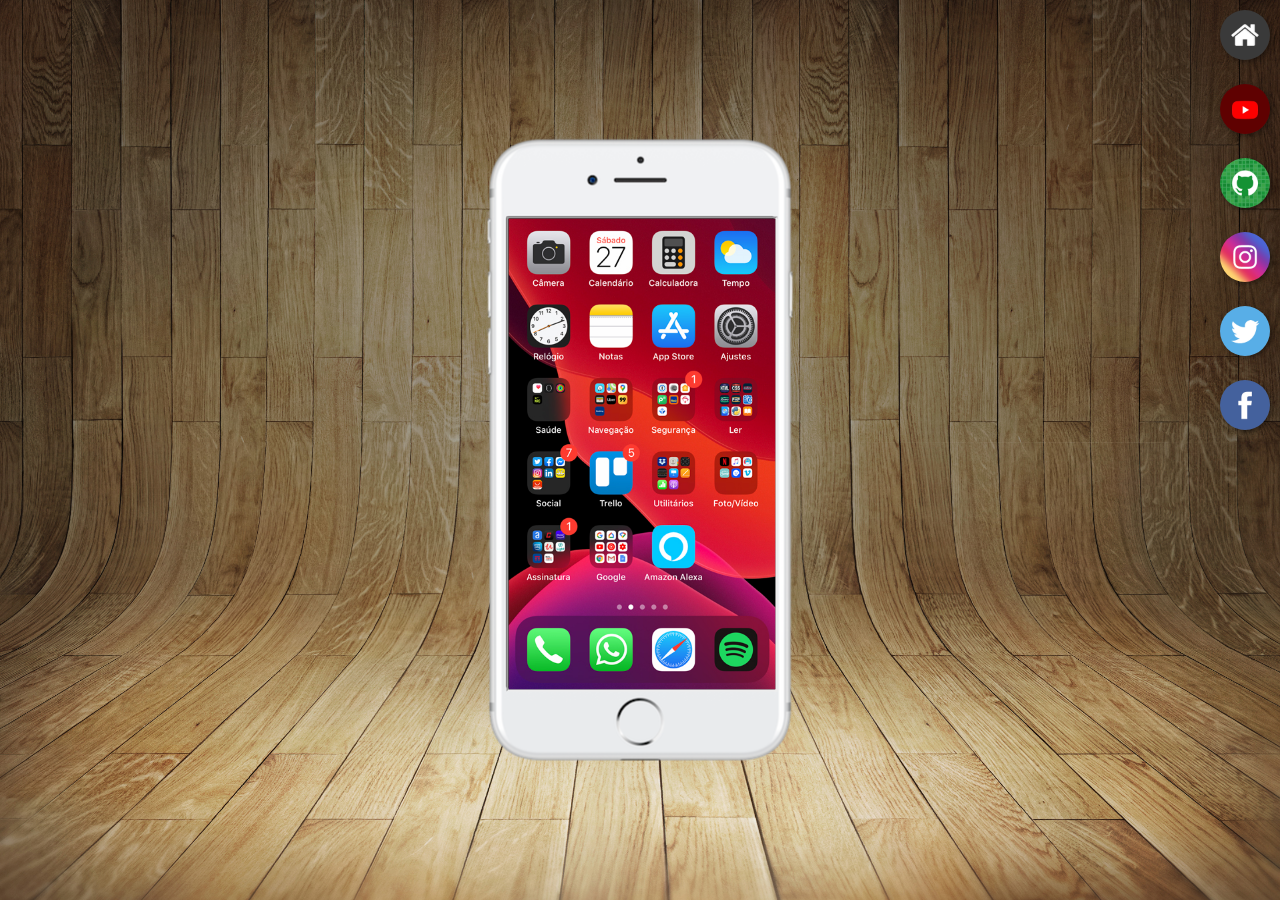
<file: index.html>
<!DOCTYPE html>
<html lang="pt-br">
<head>
    <meta charset="UTF-8">
    <meta name="viewport" content="width=device-width, initial-scale=1.0">
    <title>Projeto Redes Sociais</title>
    <link rel="shortcut icon" href="favicon.ico" type="image/x-icon">
    <link rel="stylesheet" href="estilos/style.css">
</head>
<body>
    <main>
        <section id="telefone">
            <iframe src="home.html" name="tela" id="tela">
                Seu navegador com é compatível com isso.
            </iframe>
        </section>
        <section id="redes-sociais">
            <a href="home.html" target="tela"><img src="imagens/logo-home.jpg" alt="home"></a><br>
            <a href="youtube.html" target="tela"><img src="imagens/logo-youtube.jpg" alt="youtube"></a><br>
            <a href="github.html" target="tela"><img src="imagens/logo-github.jpg" alt="github"></a><br>
            <a href="instagram.html" target="tela"><img src="imagens/logo-instagram.jpg" alt="instagram"></a><br>
            <a href="twitter.html" target="tela"><img src="imagens/logo-twitter.jpg" alt="twitter"></a><br>
            <a href="facebook.html" target="tela"><img src="imagens/logo-facebook.jpg" alt=""></a>
        </section>
    </main>
</body>
</html>
</file>
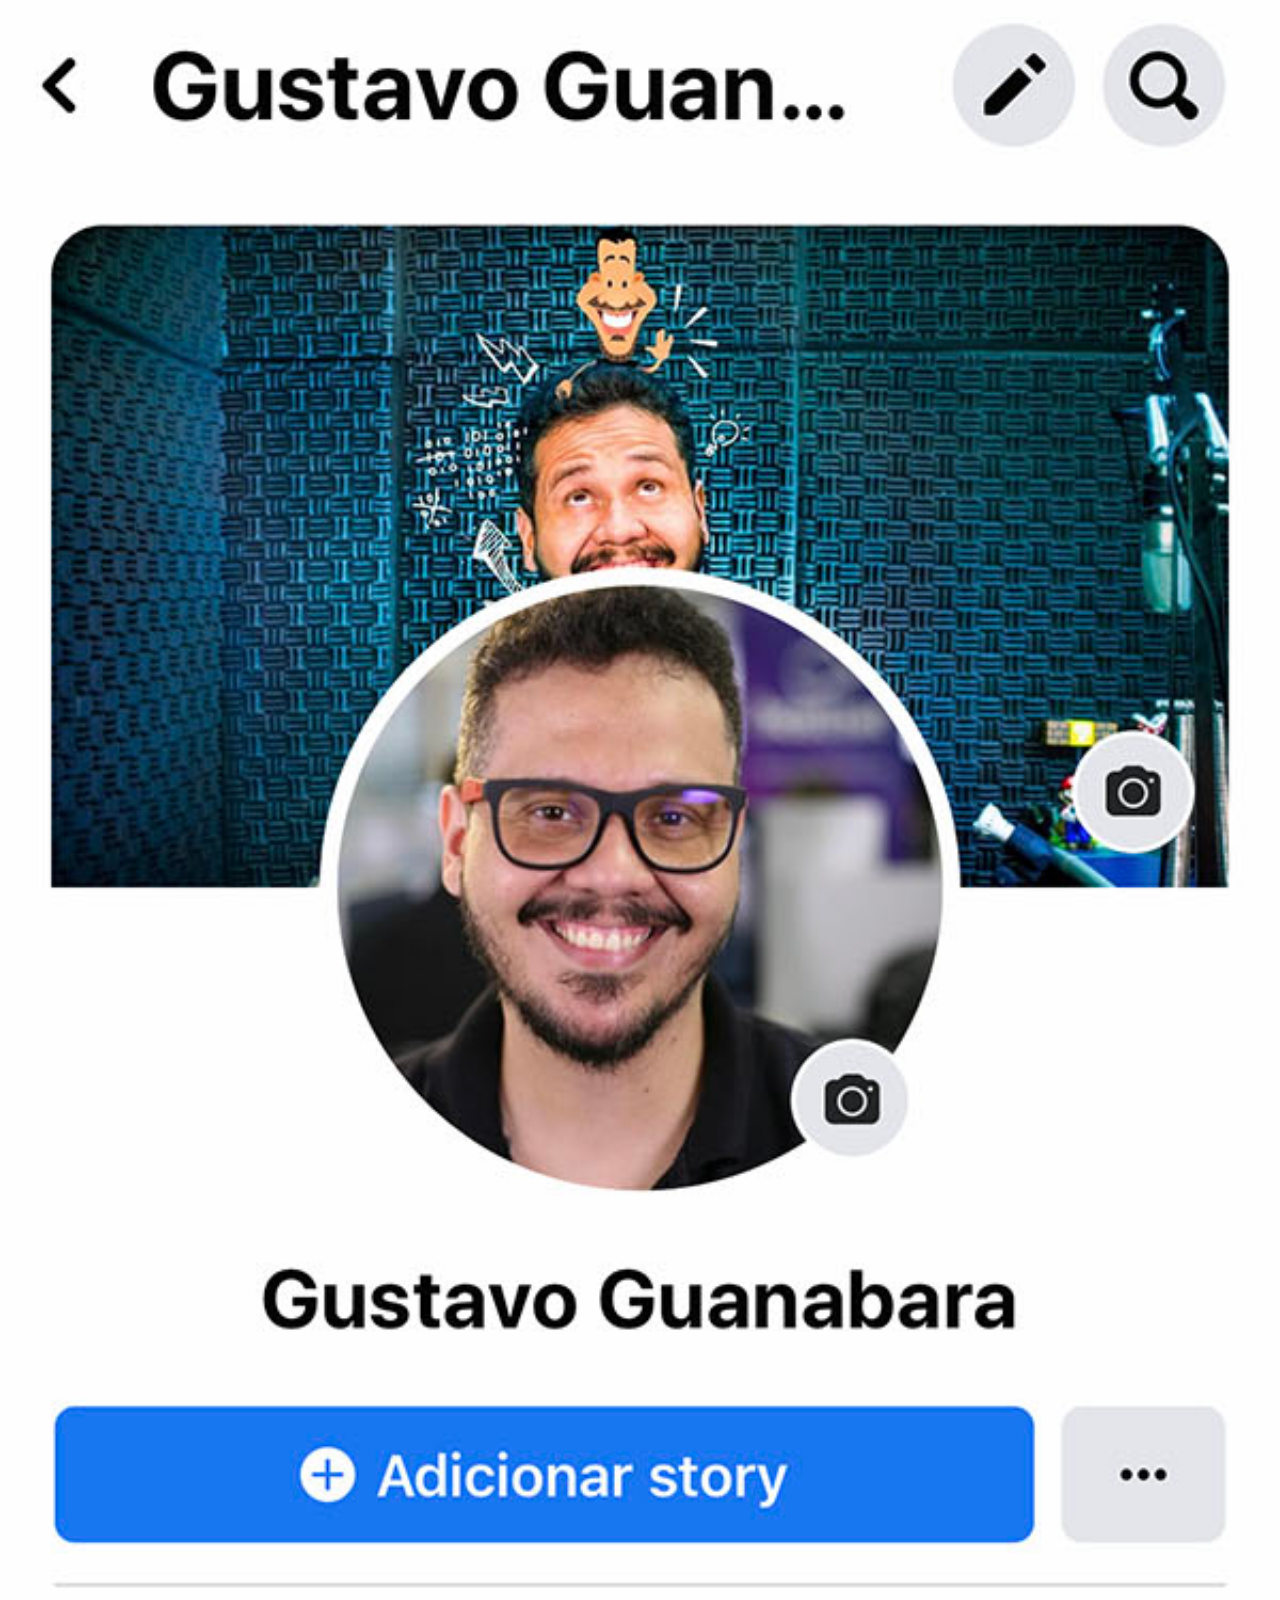
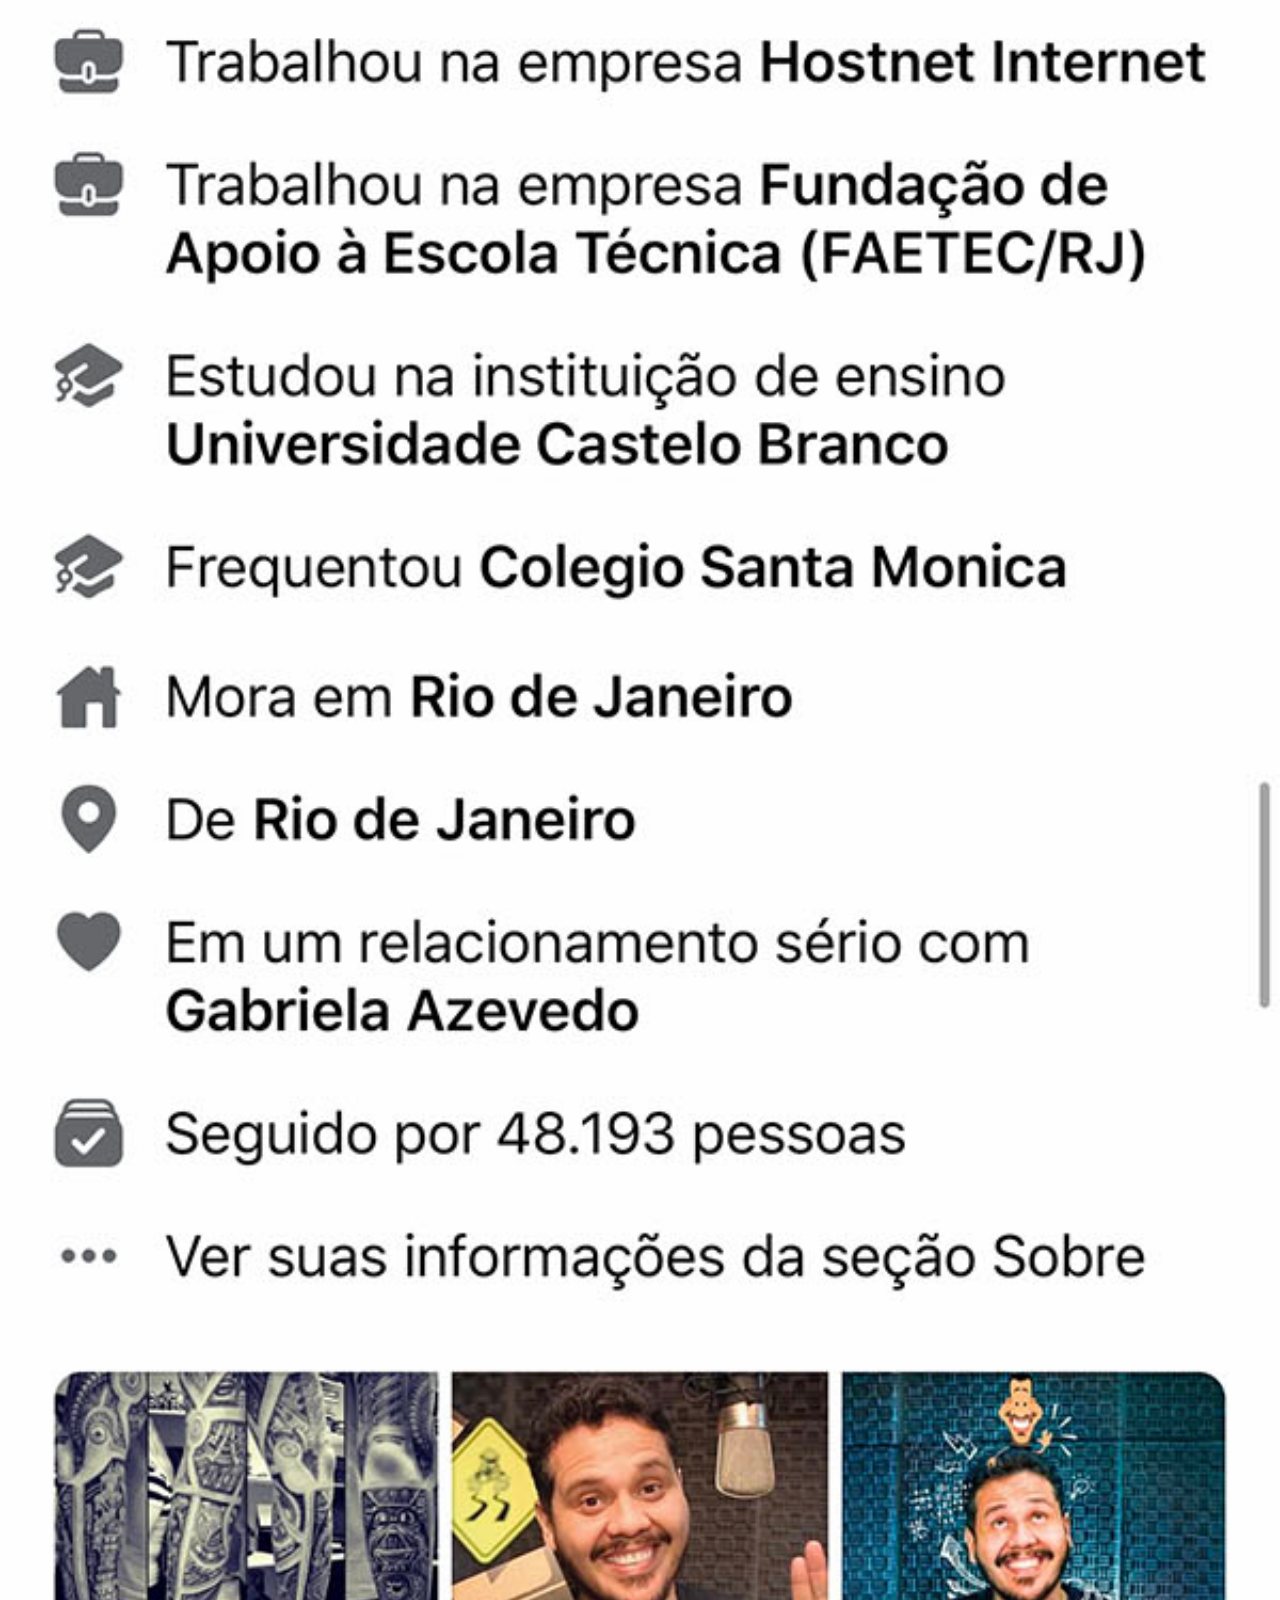
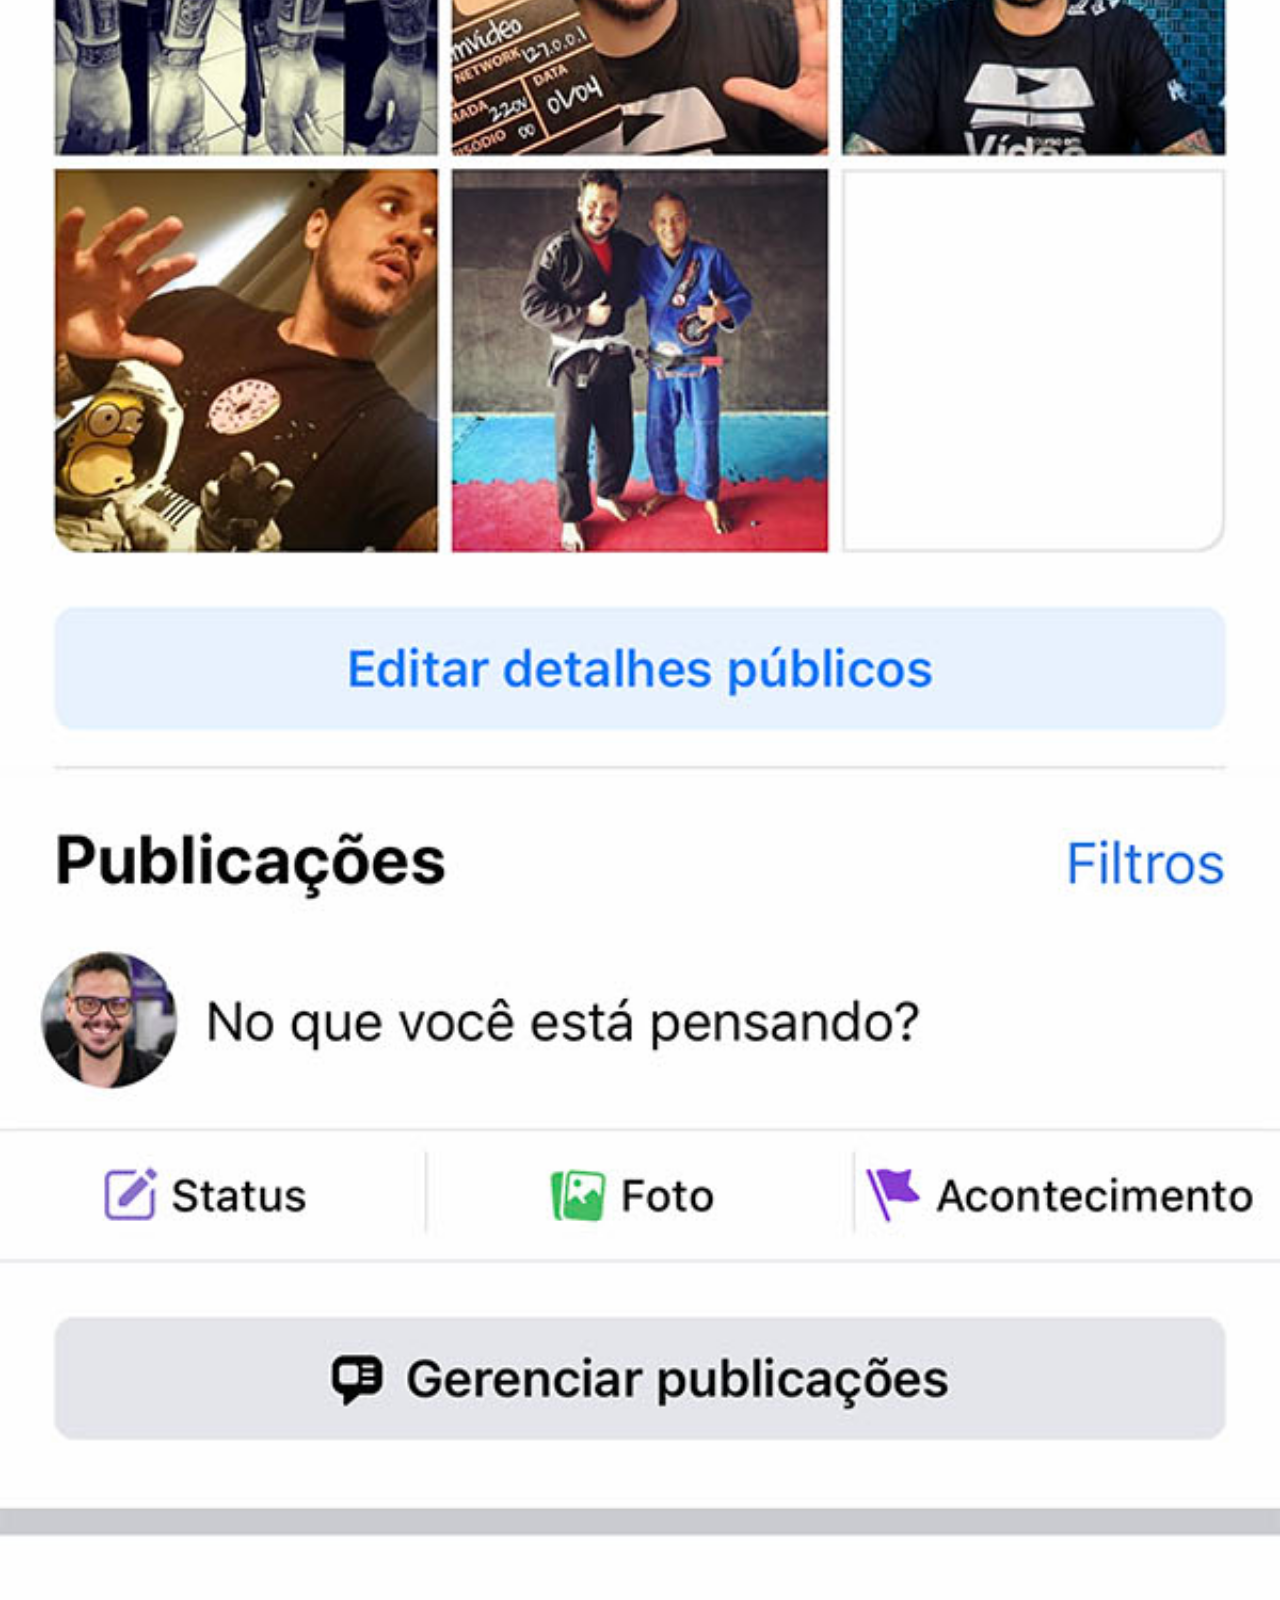
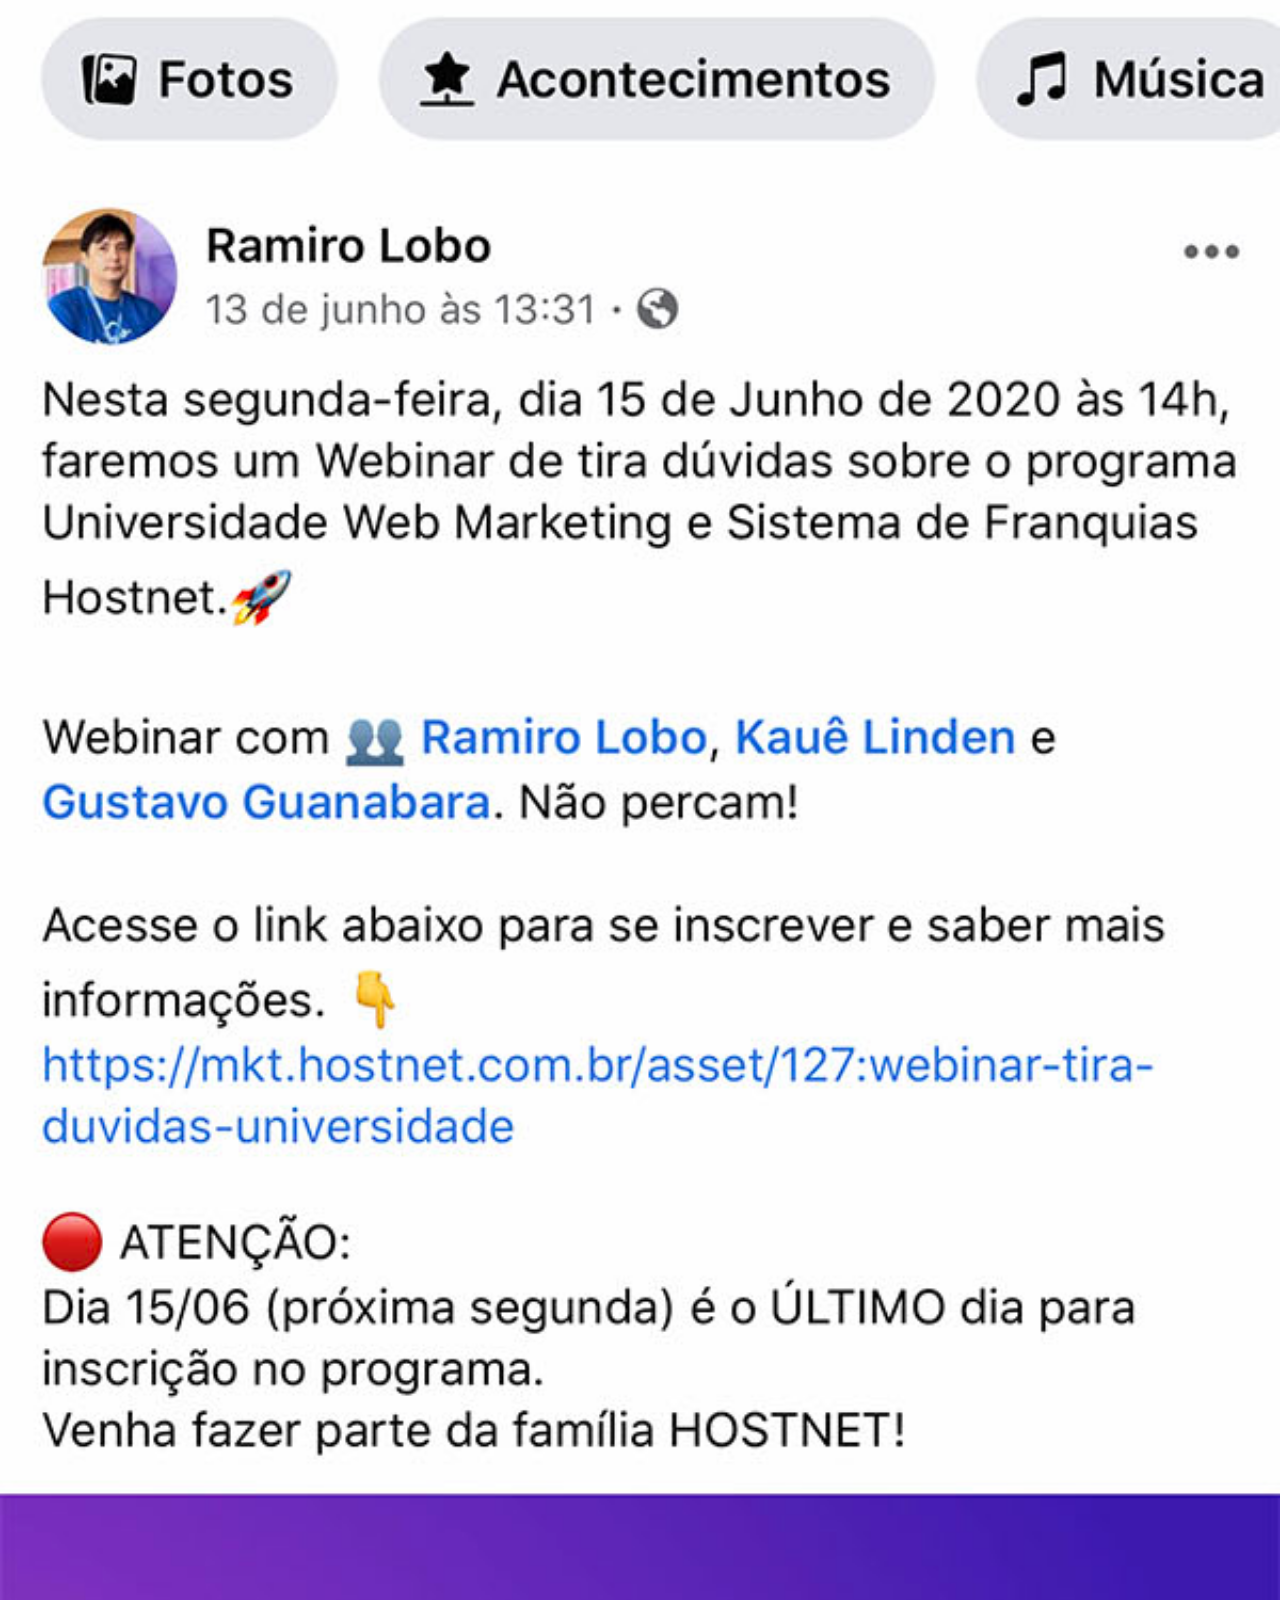
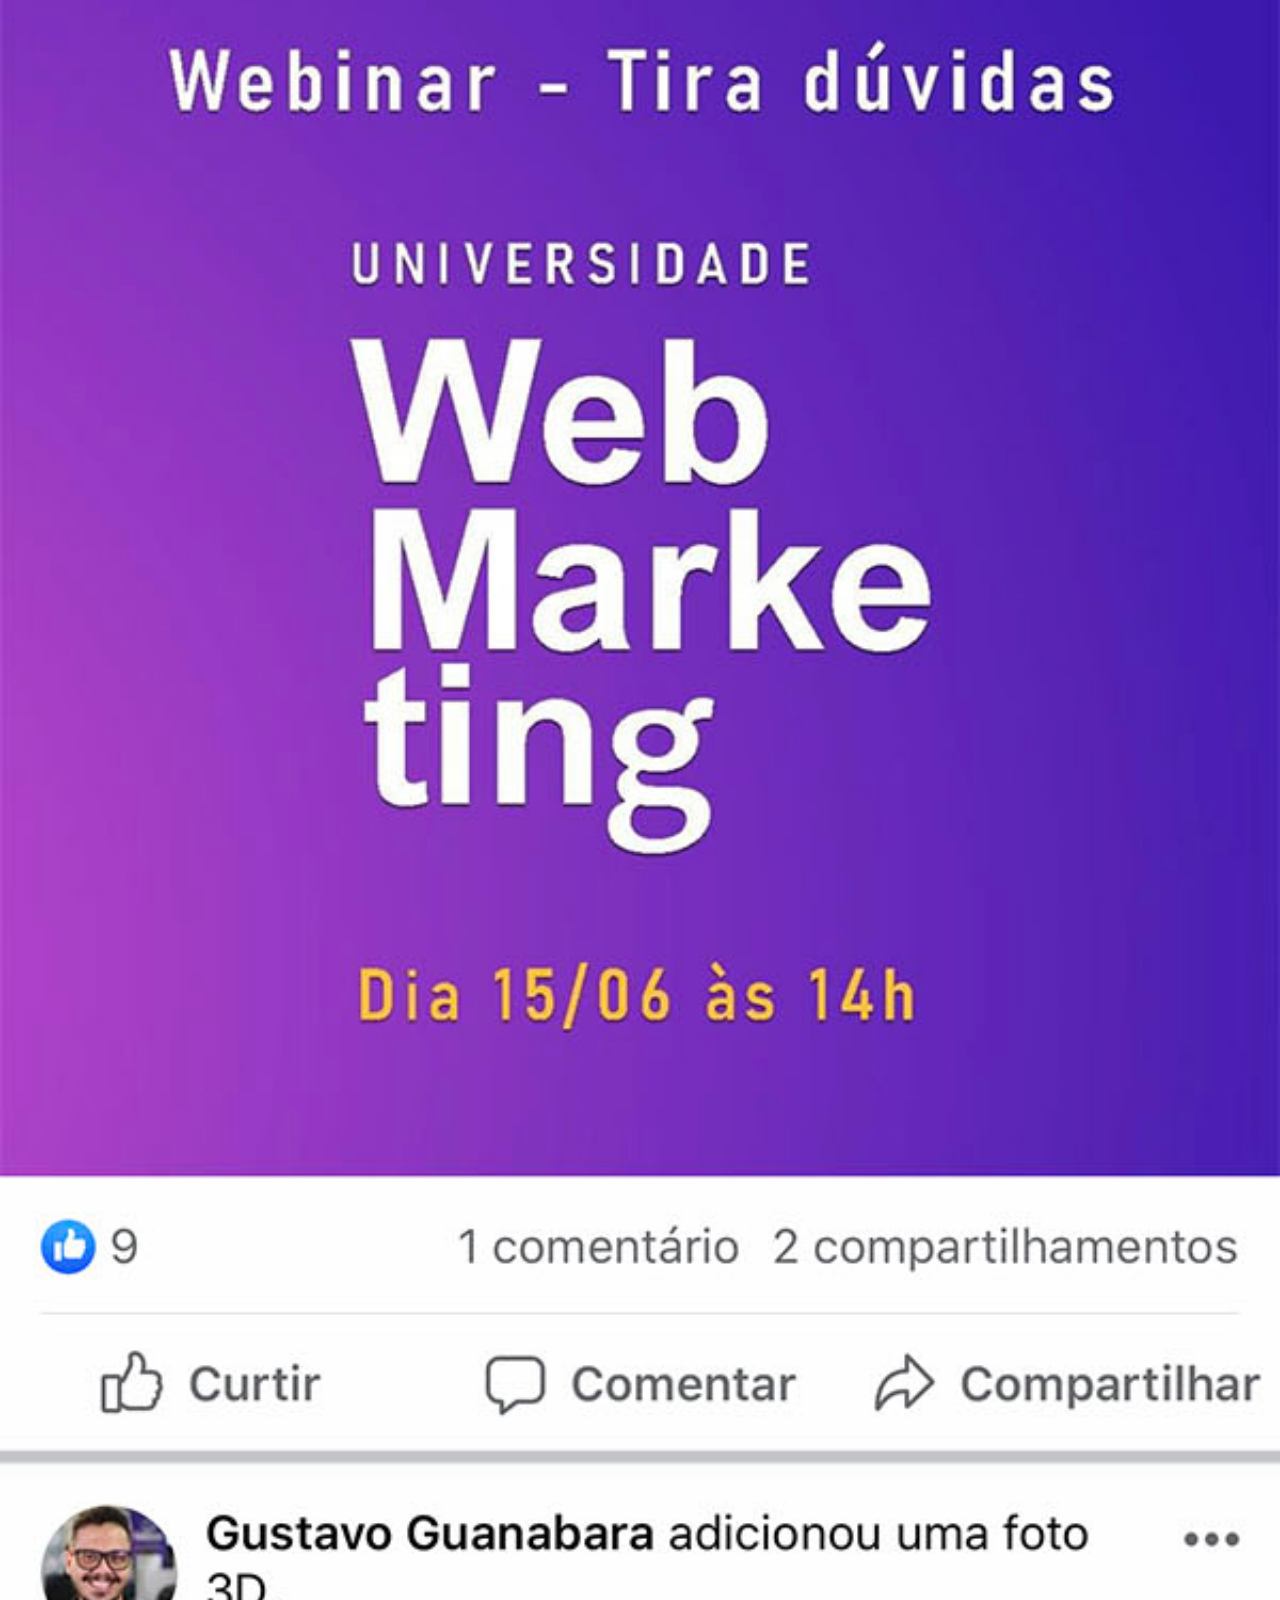
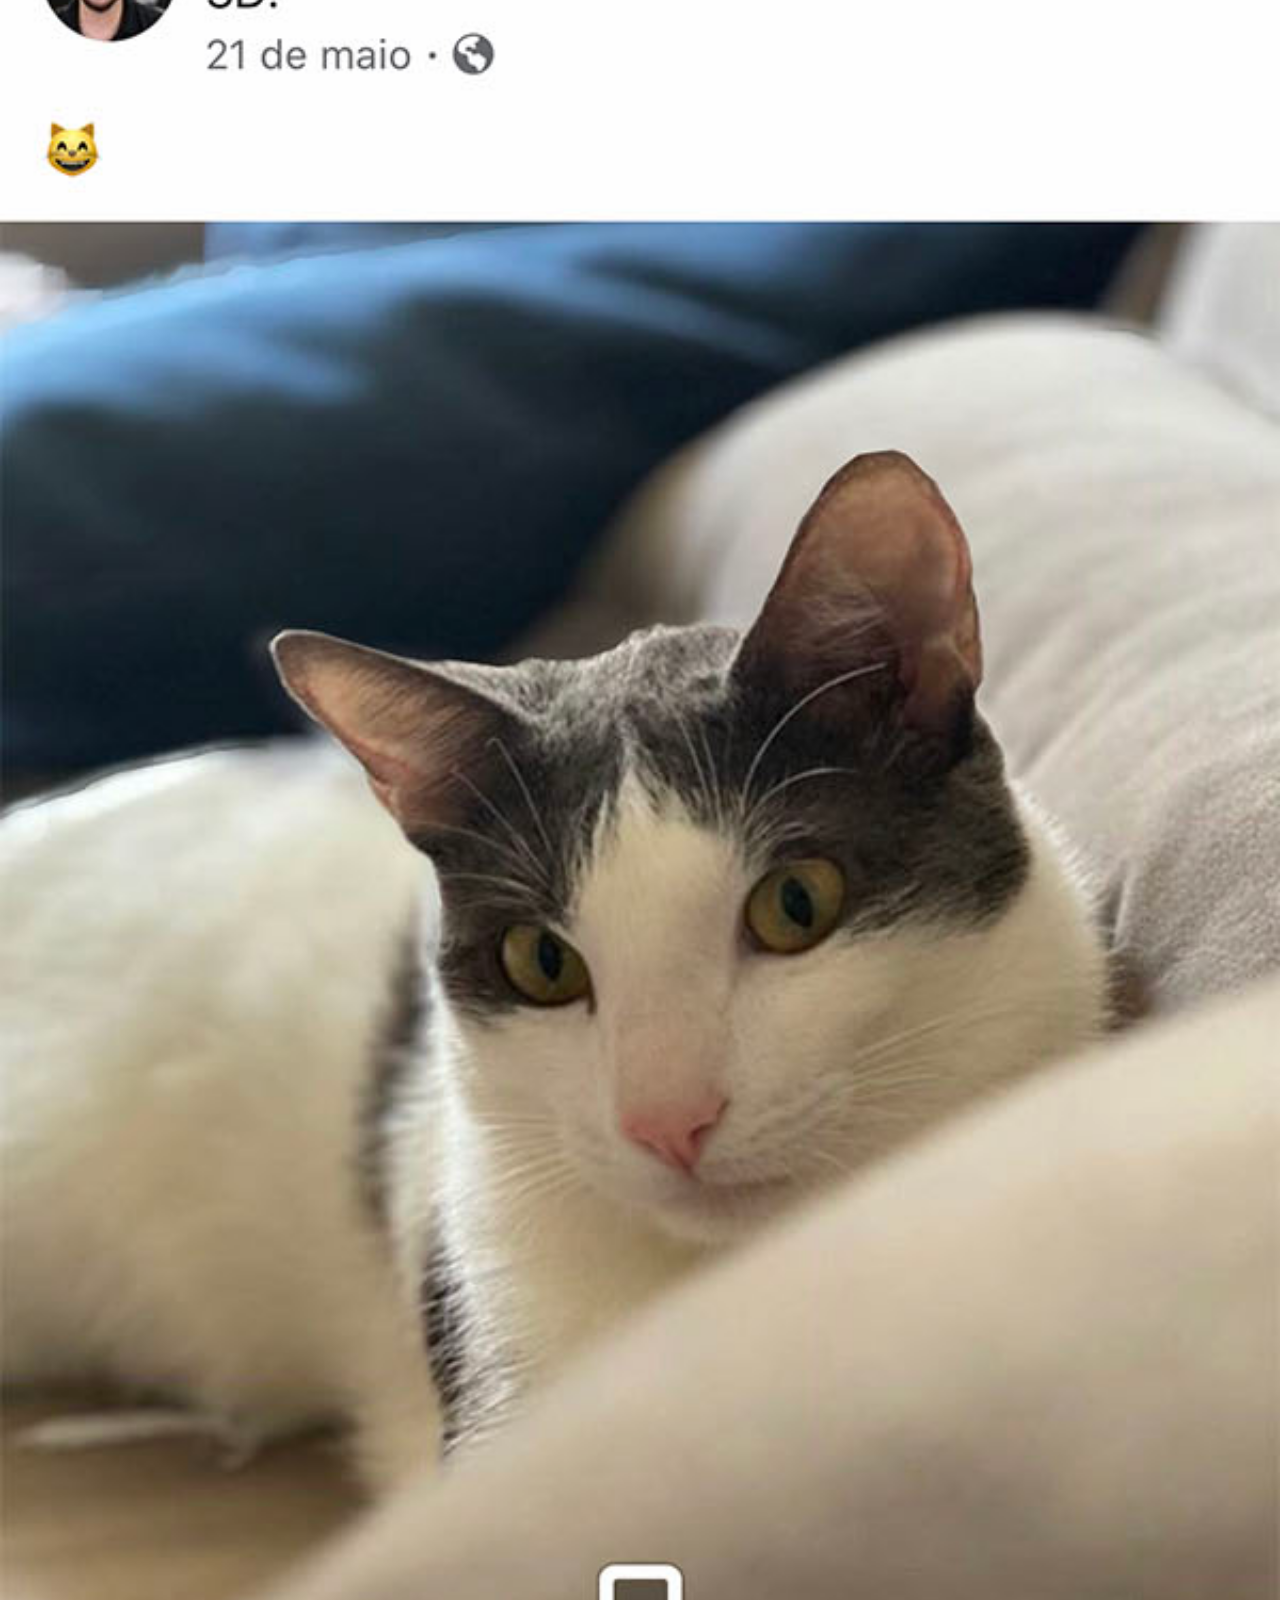
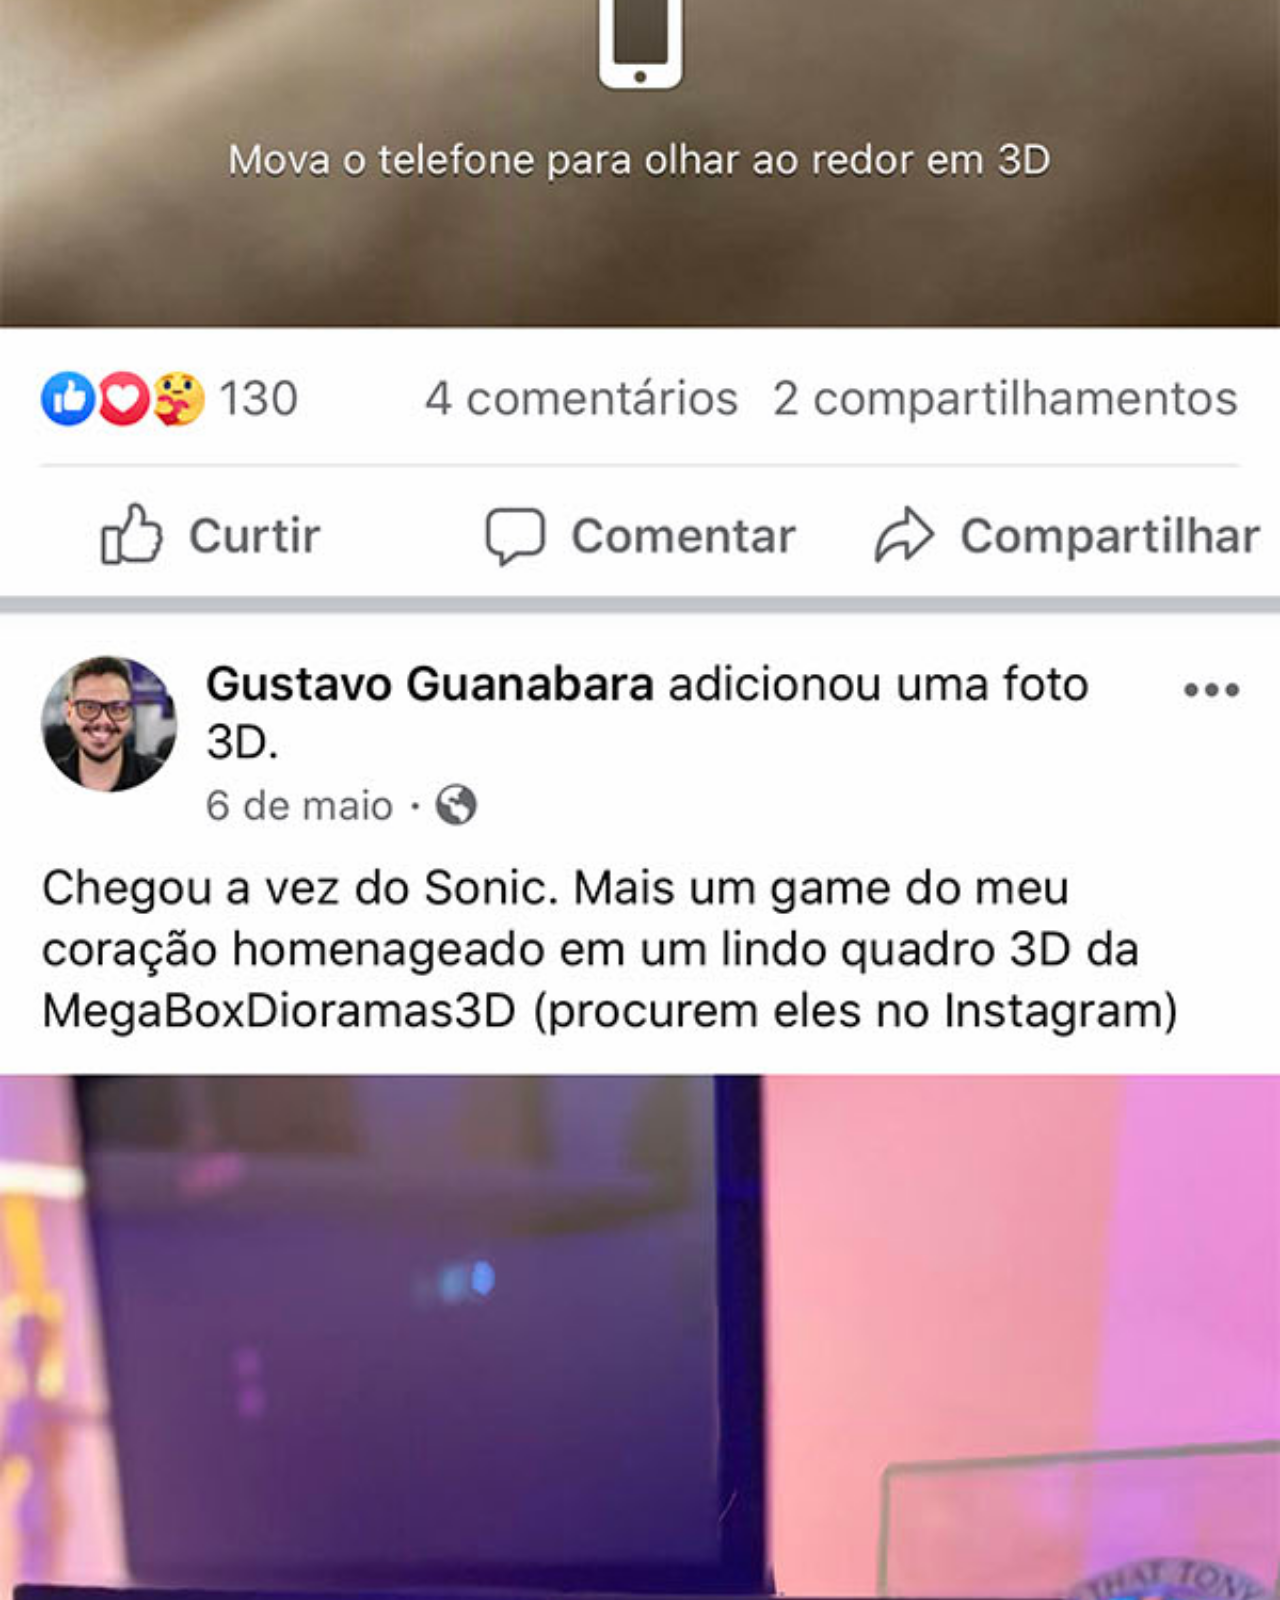
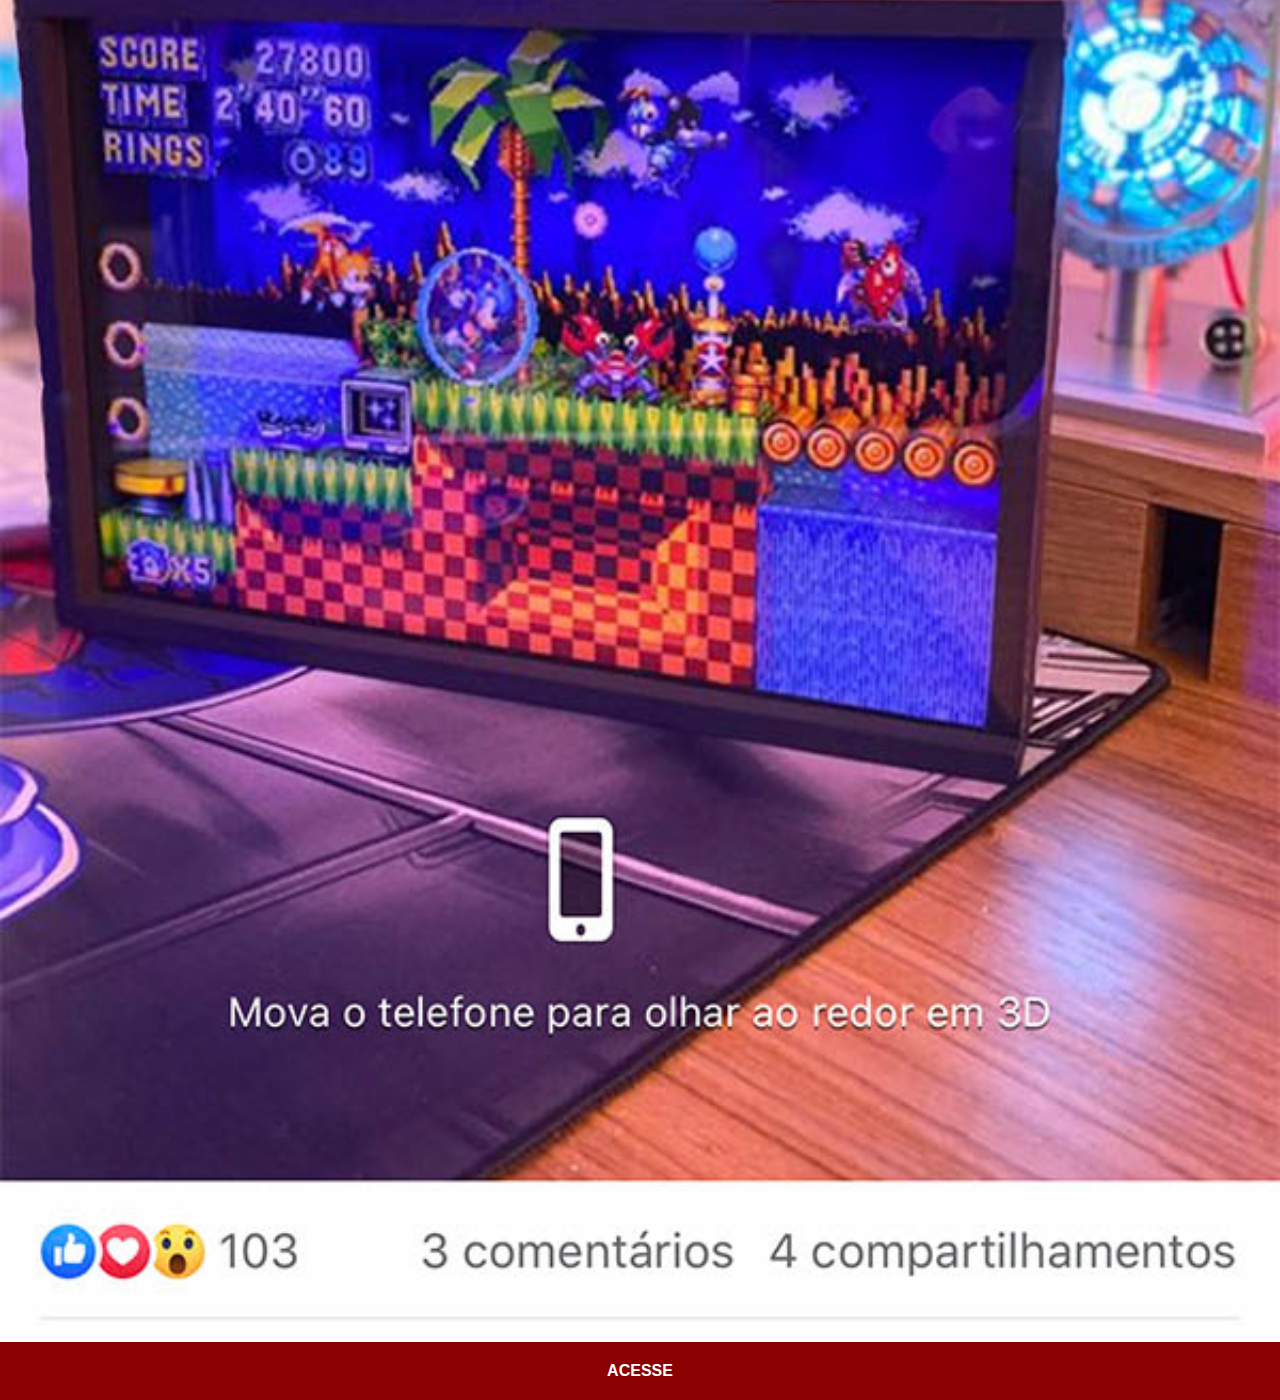
<file: facebook.html>
<!DOCTYPE html>
<html lang="pt-br">
<head>
    <meta charset="UTF-8">
    <meta name="viewport" content="width=device-width, initial-scale=1.0">
    <title>FACEBOOK</title>
    <link rel="stylesheet" href="estilos/social.css">
</head>
<body>
    <img src="imagens/tela-facebook.jpg" alt="FACEBOOK">
    <a href="https://www.facebook.com/gustavoguanabara/" 
    target="_blank">ACESSE</a>
</body>
</html>
</file>
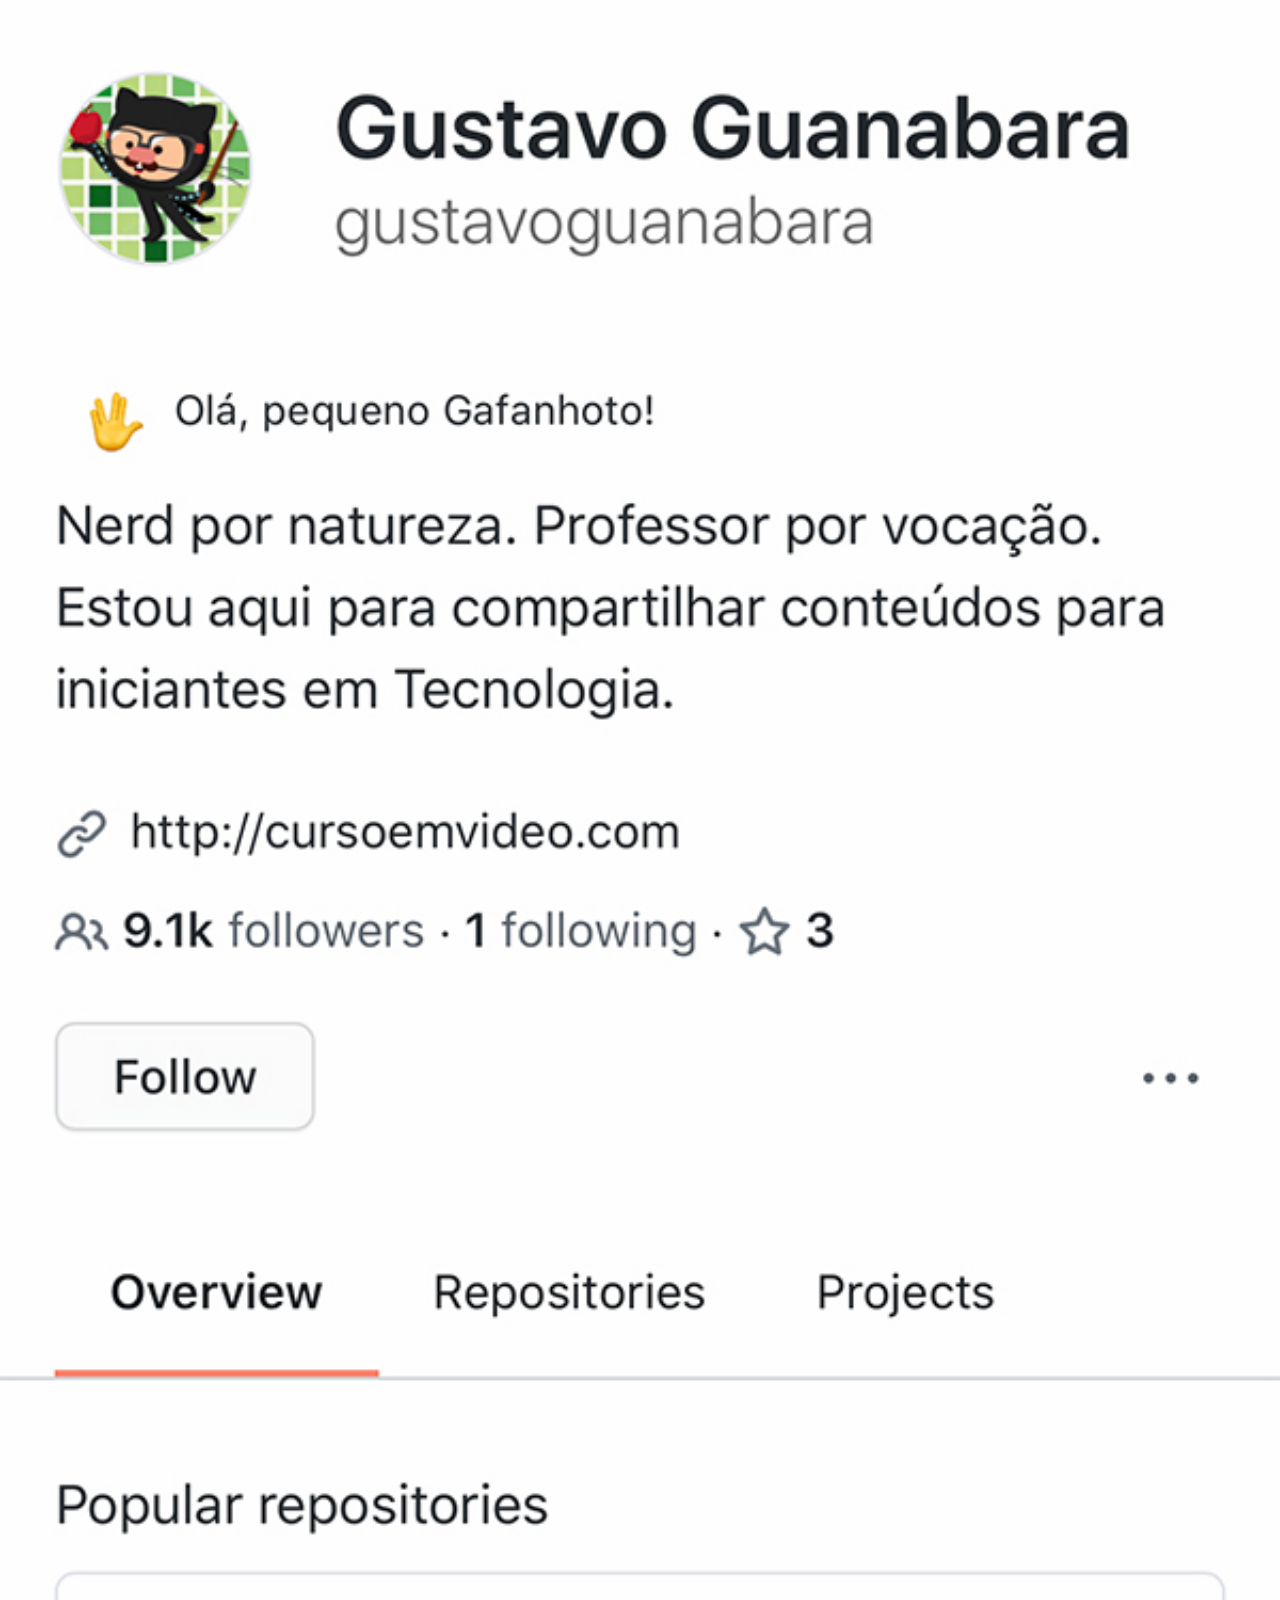
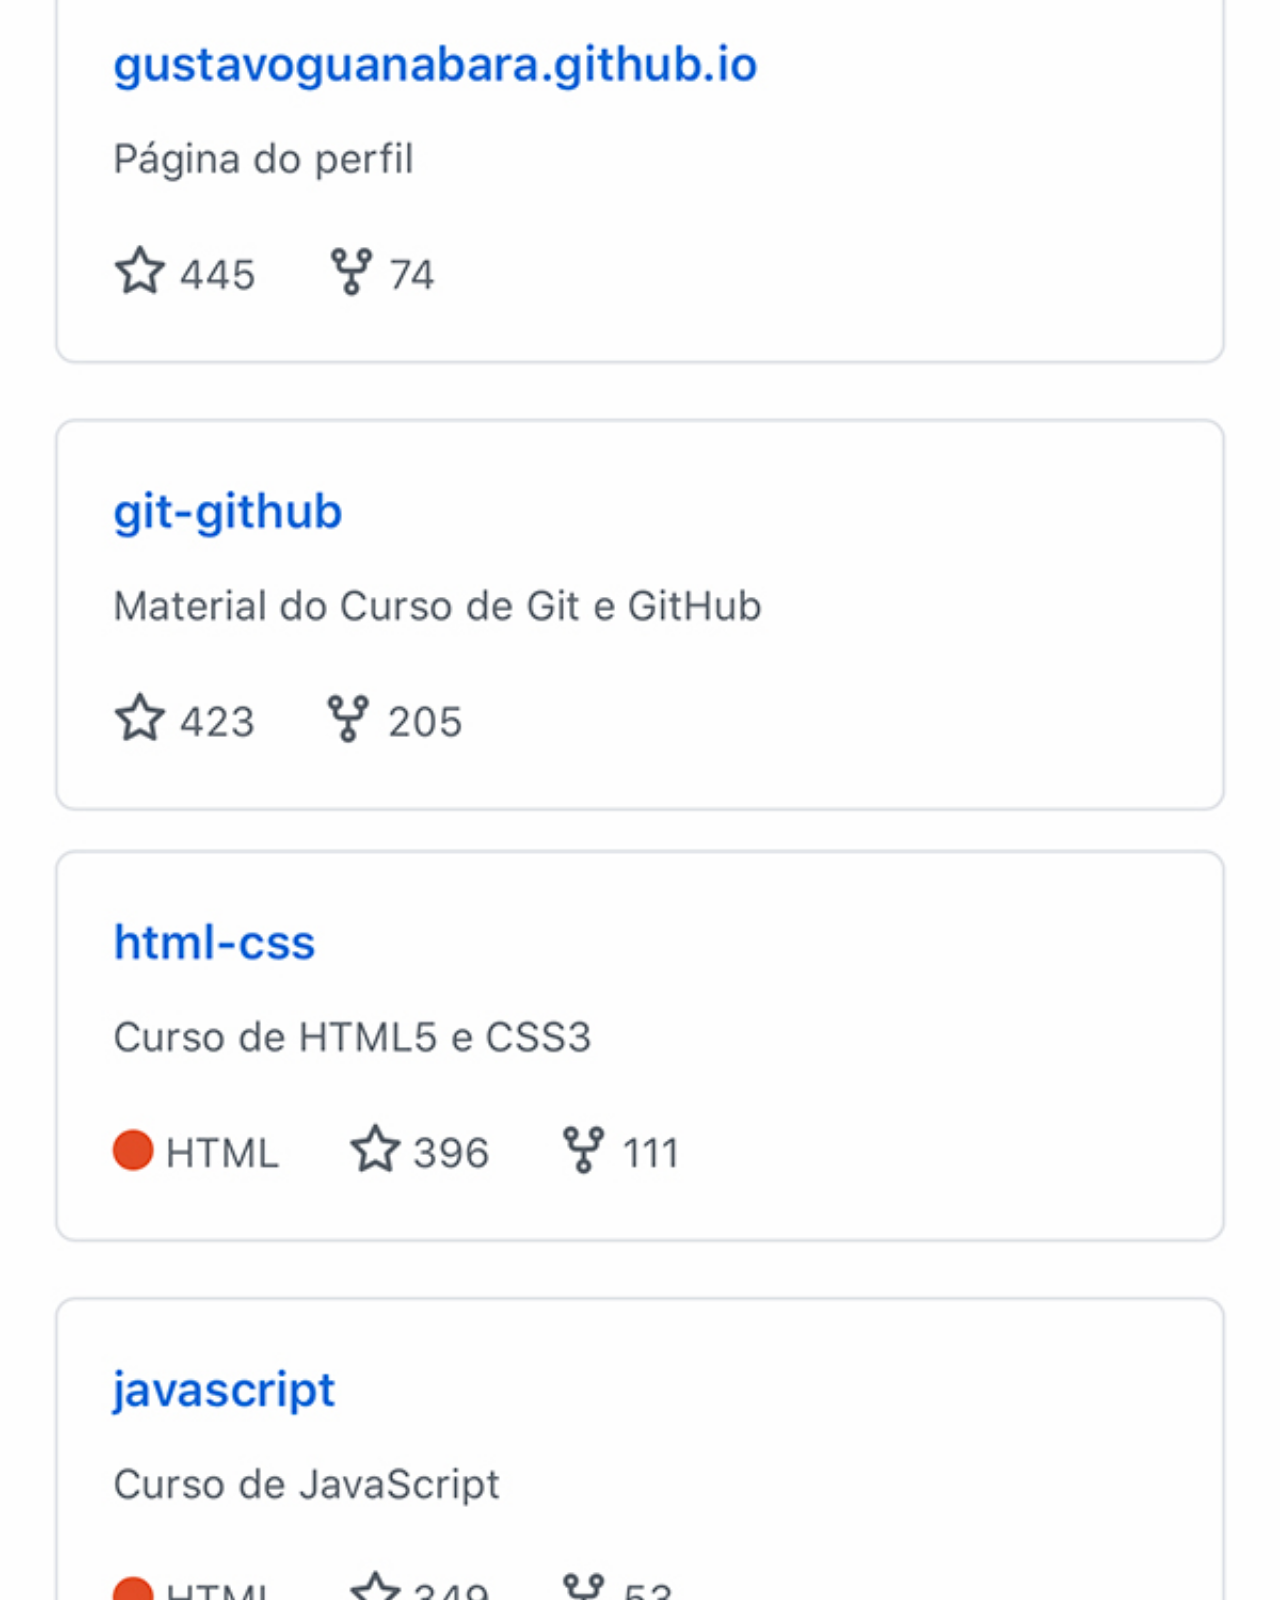
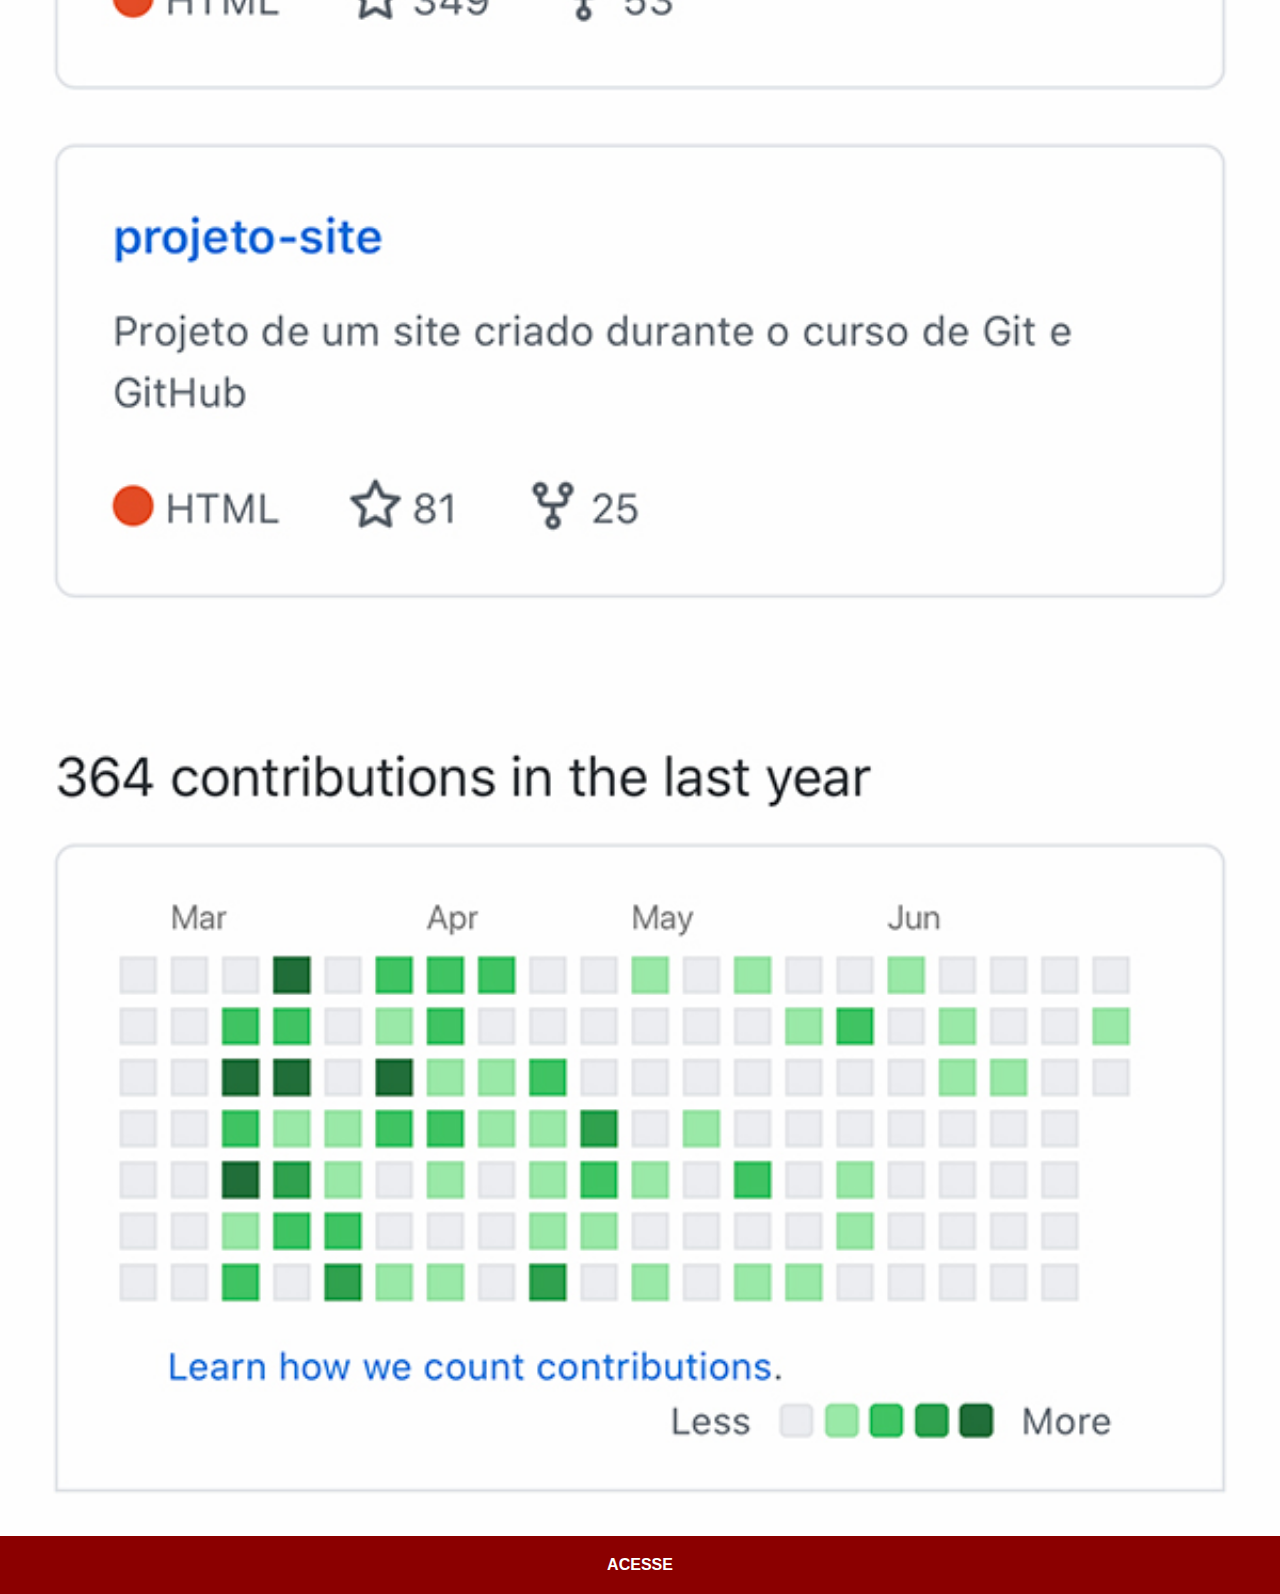
<file: github.html>
<!DOCTYPE html>
<html lang="pt-br">
<head>
    <meta charset="UTF-8">
    <meta name="viewport" content="width=device-width, initial-scale=1.0">
    <title>Github</title>
    <link rel="stylesheet" href="estilos/social.css">
</head>
<body>
    <img src="imagens/tela-github.jpg" alt="github">
    <a href="https://github.com/gustavoguanabara" target="_blank">ACESSE</a>
</body>
</html>
</file>
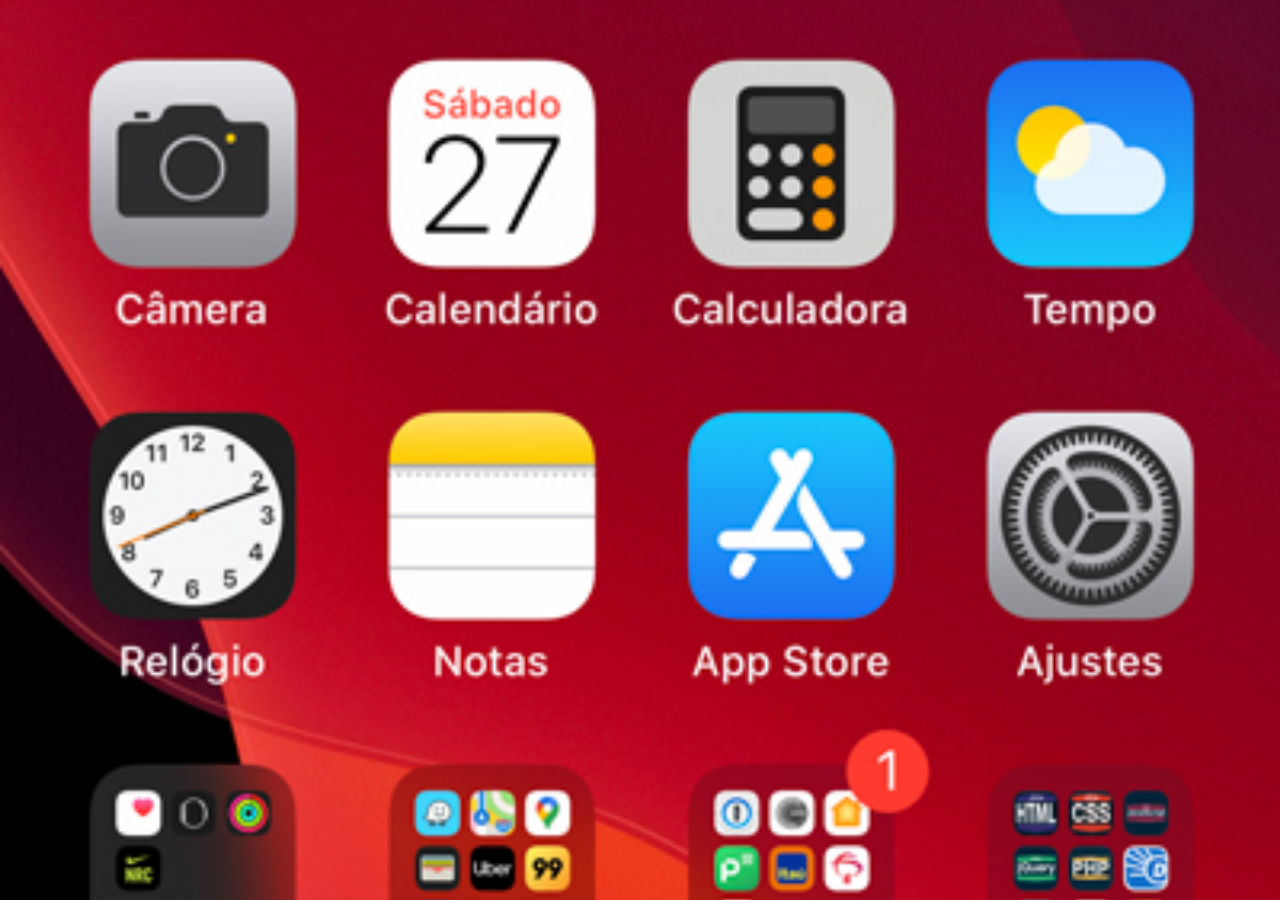
<file: home.html>
<!DOCTYPE html>
<html lang="pt-br">
<head>
    <meta charset="UTF-8">
    <meta name="viewport" content="width=device-width, initial-scale=1.0">
    <title>HOME</title>
    <style>
        * {
            margin: 0px;
            padding: 0px;
        }

        body {
            height: 100vh;
            width: 100vw;
            background: black url('imagens/tela-home.jpg') no-repeat
             top center;
             background-size: cover;
        }
    </style>
</head>
<body>
    
</body>
</html>
</file>
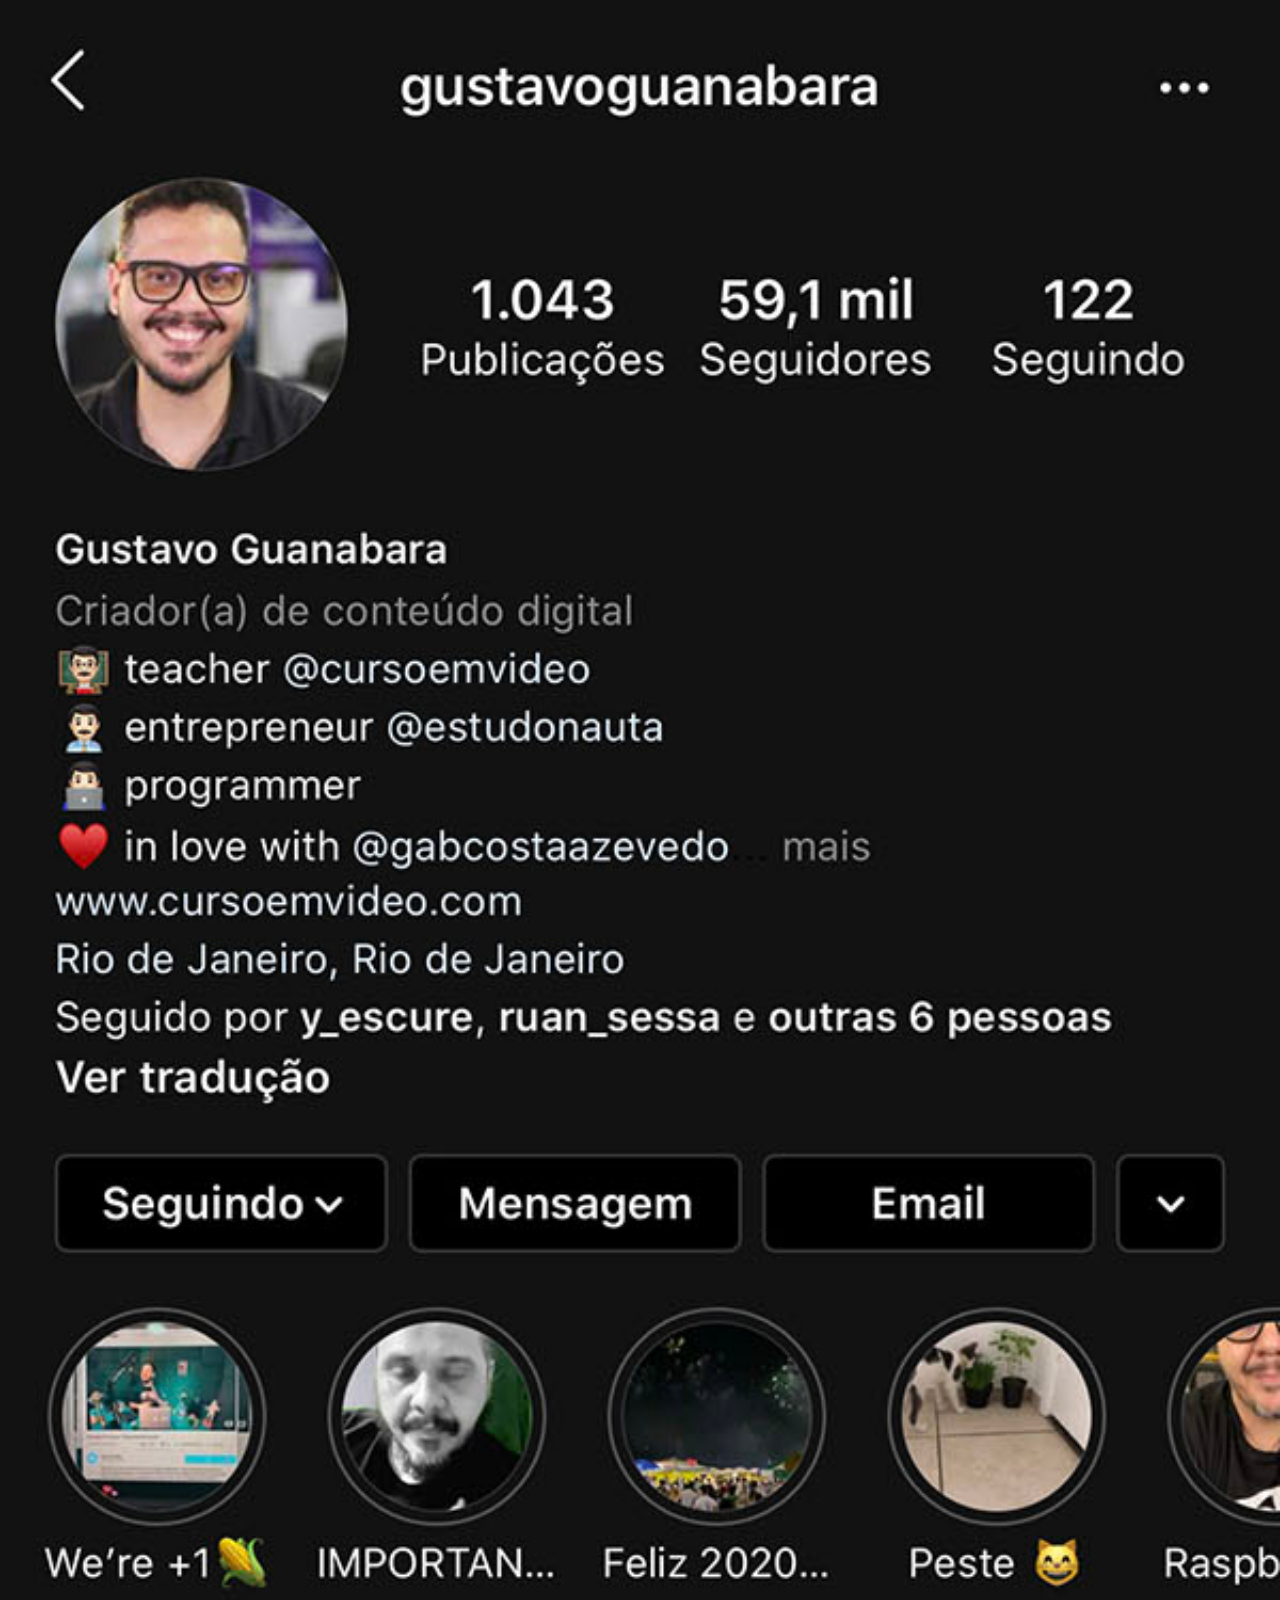
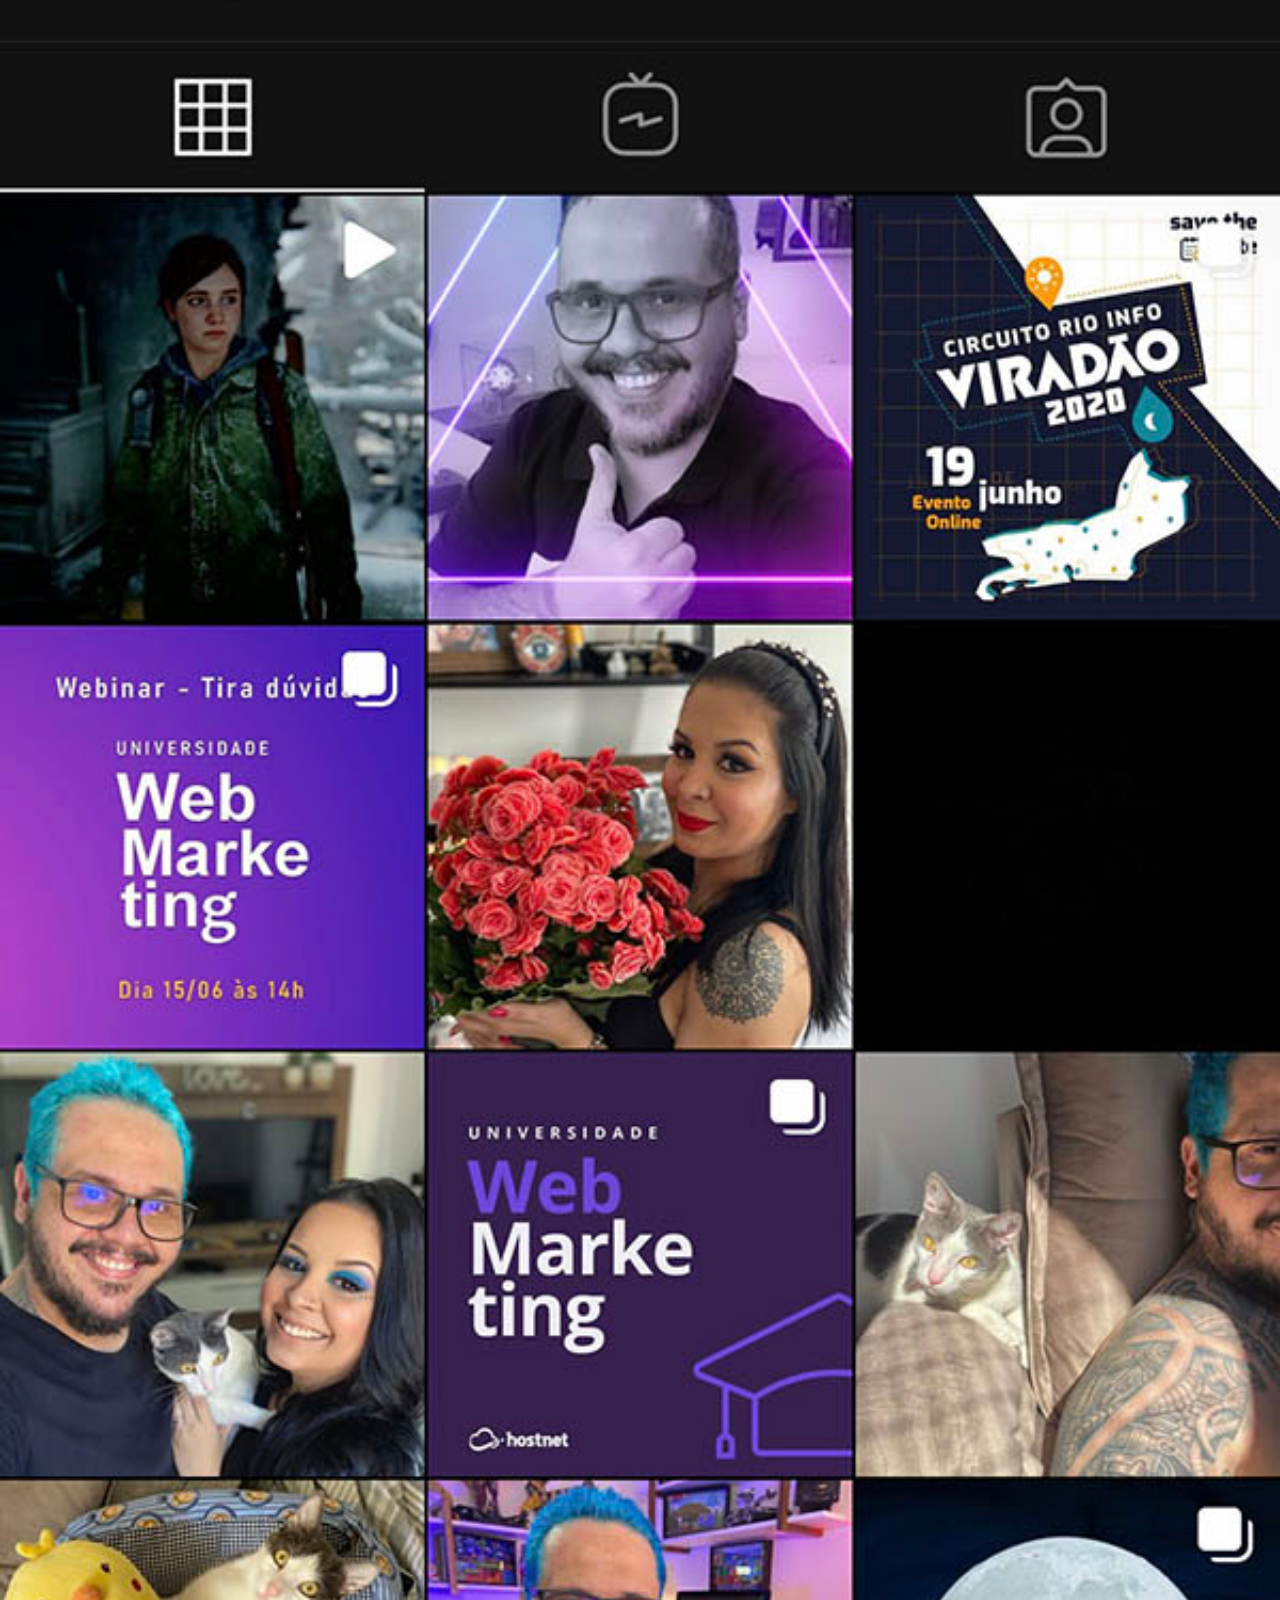
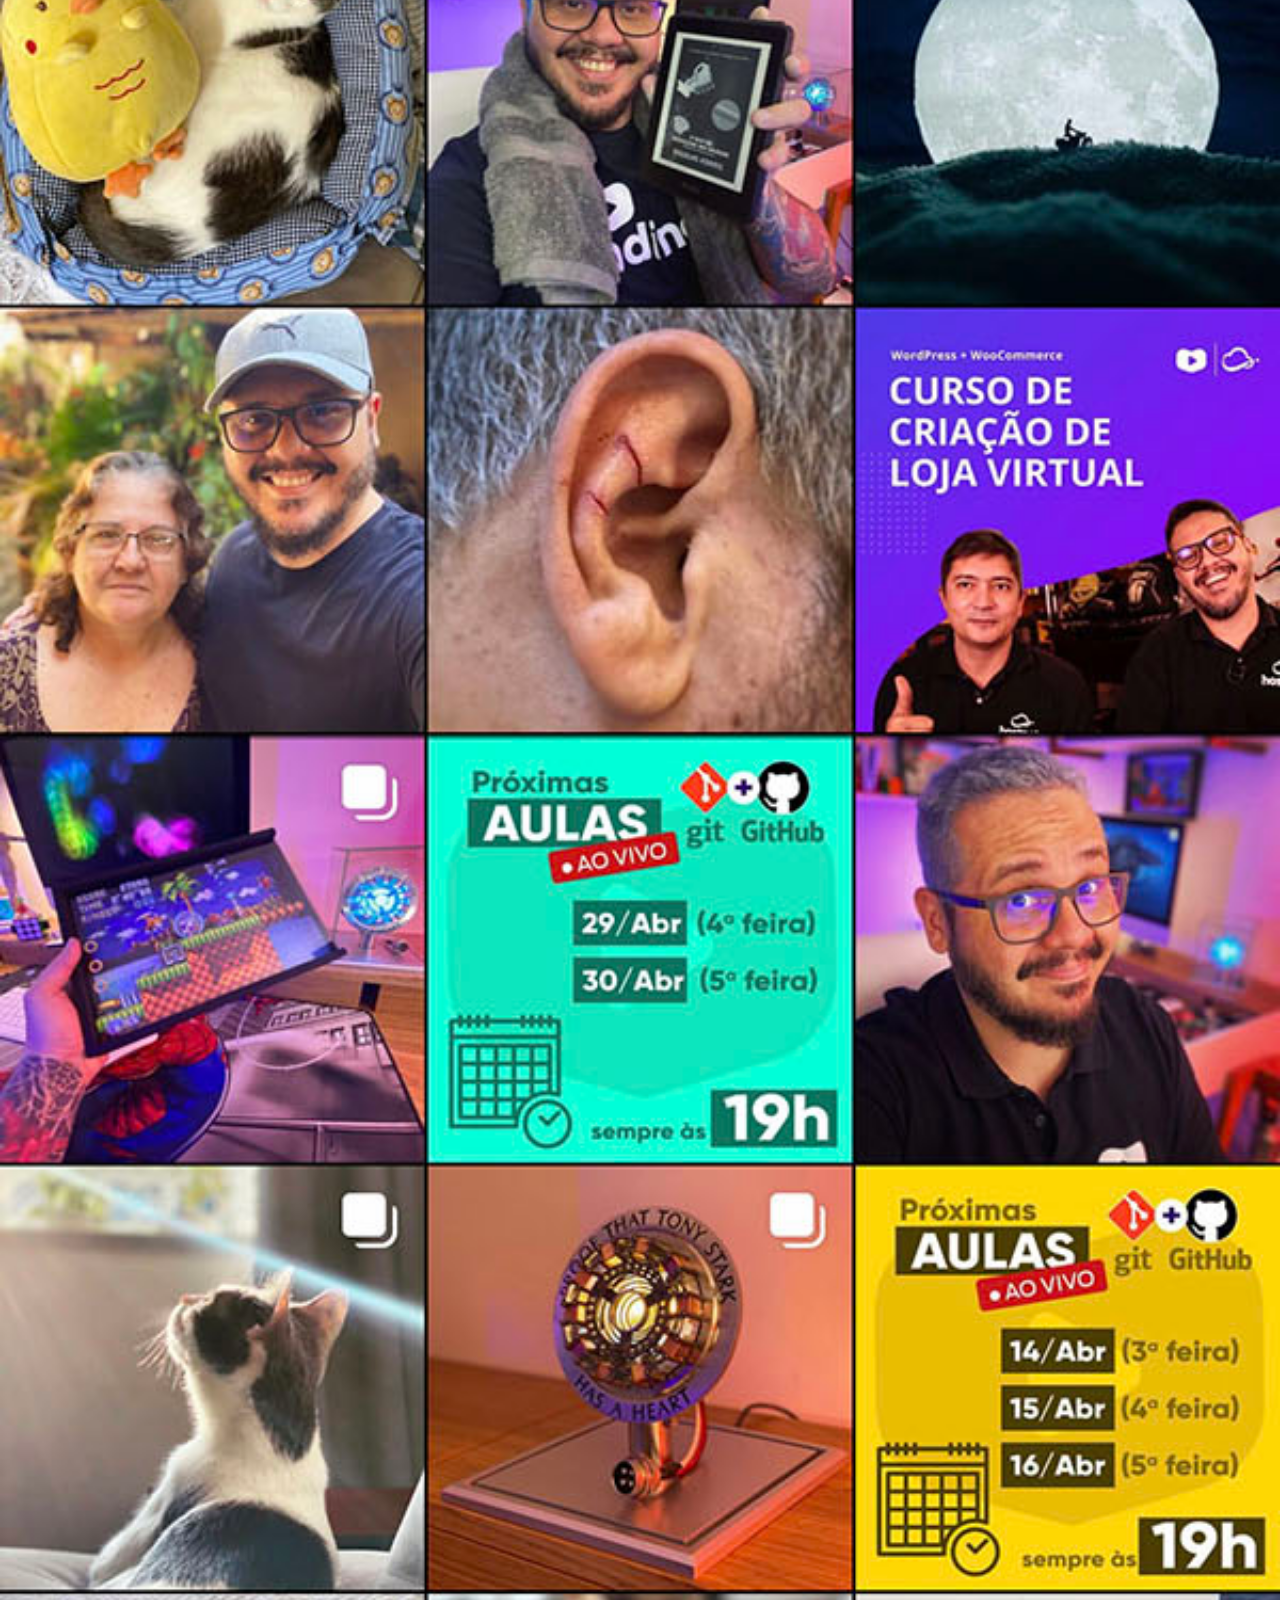
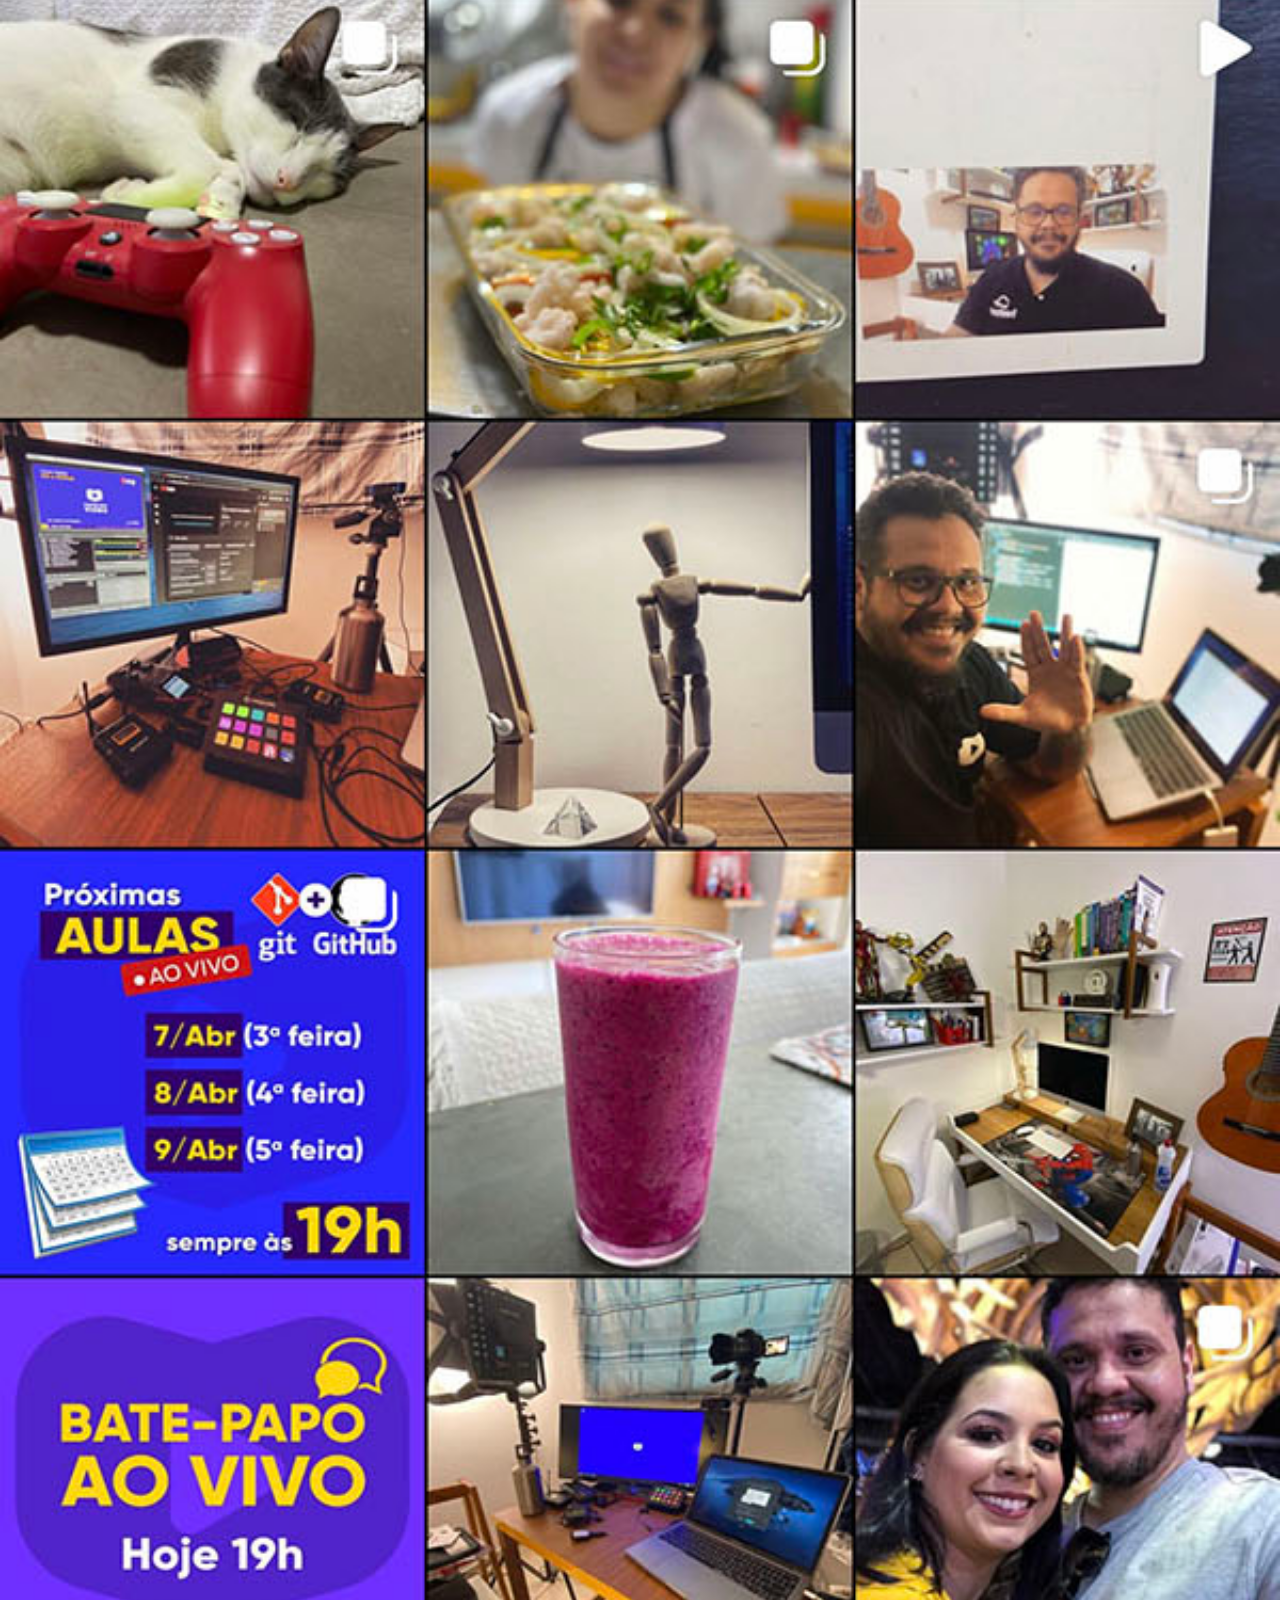
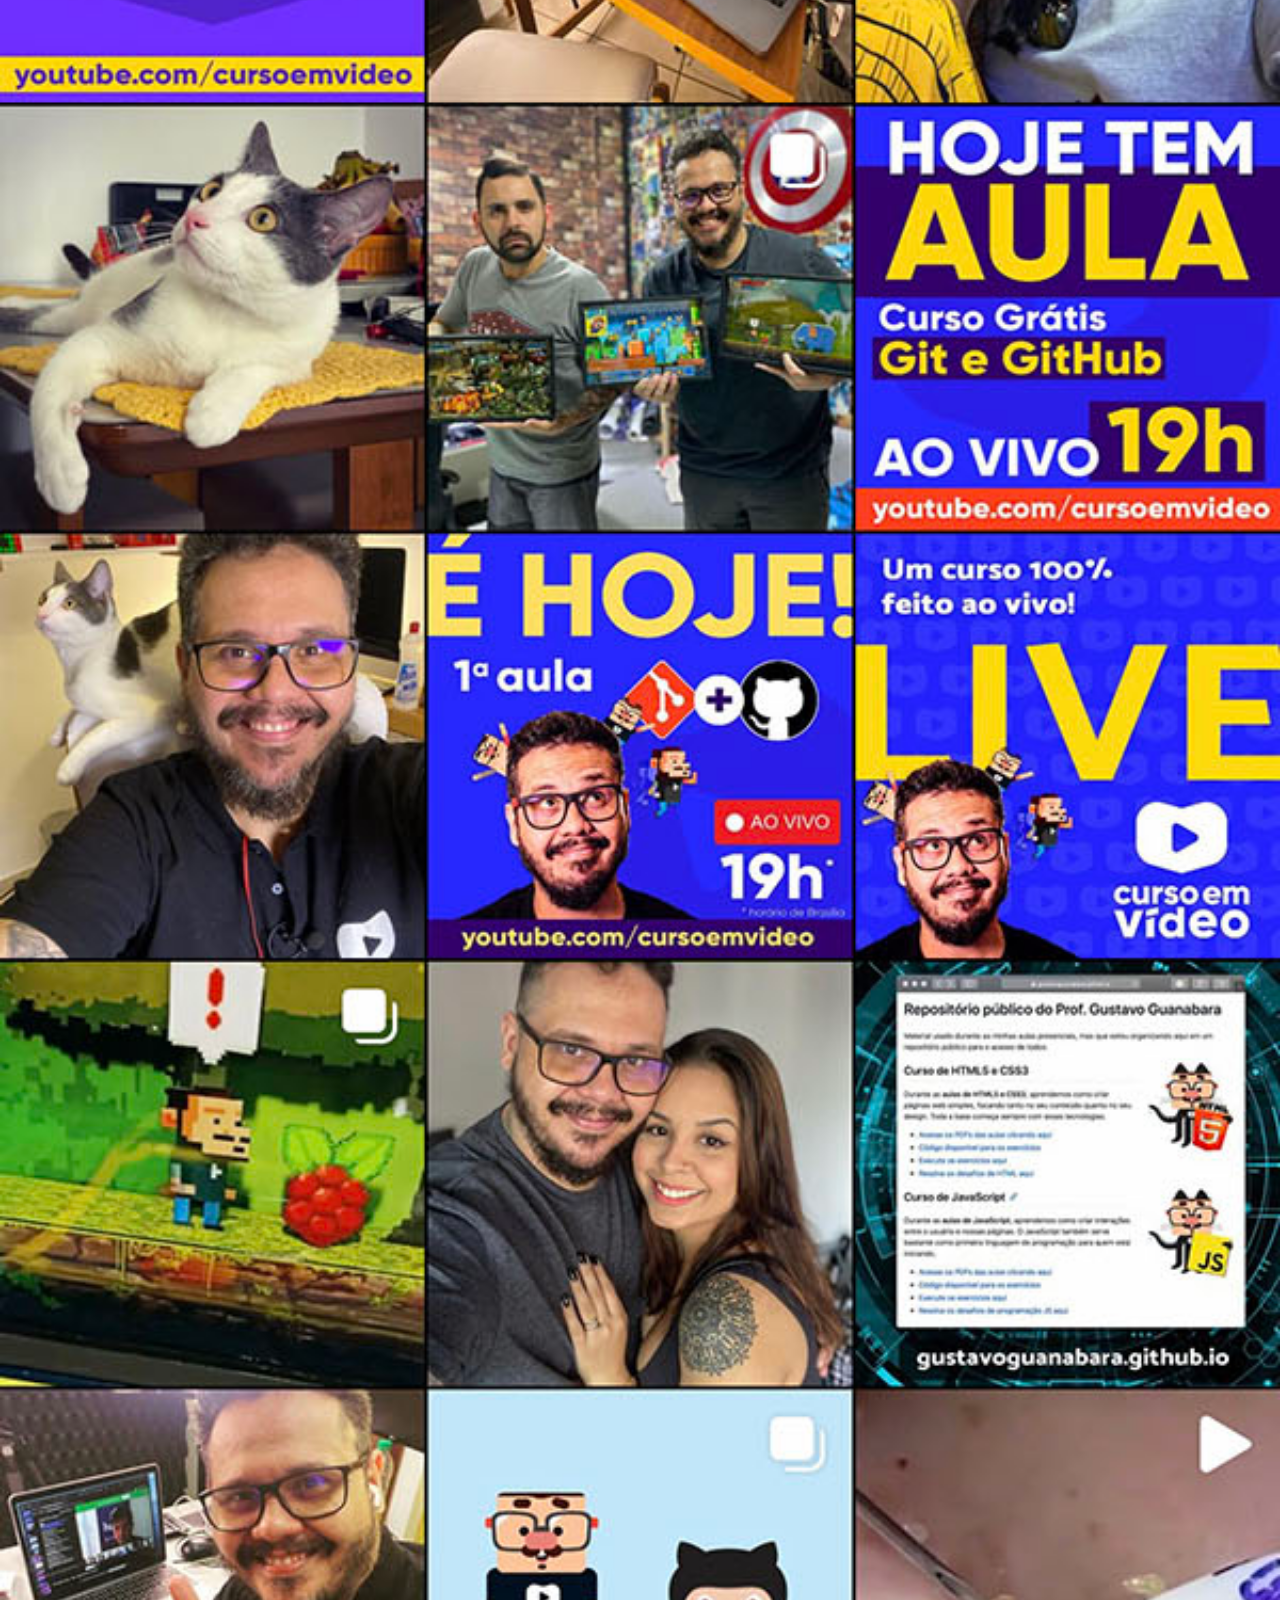
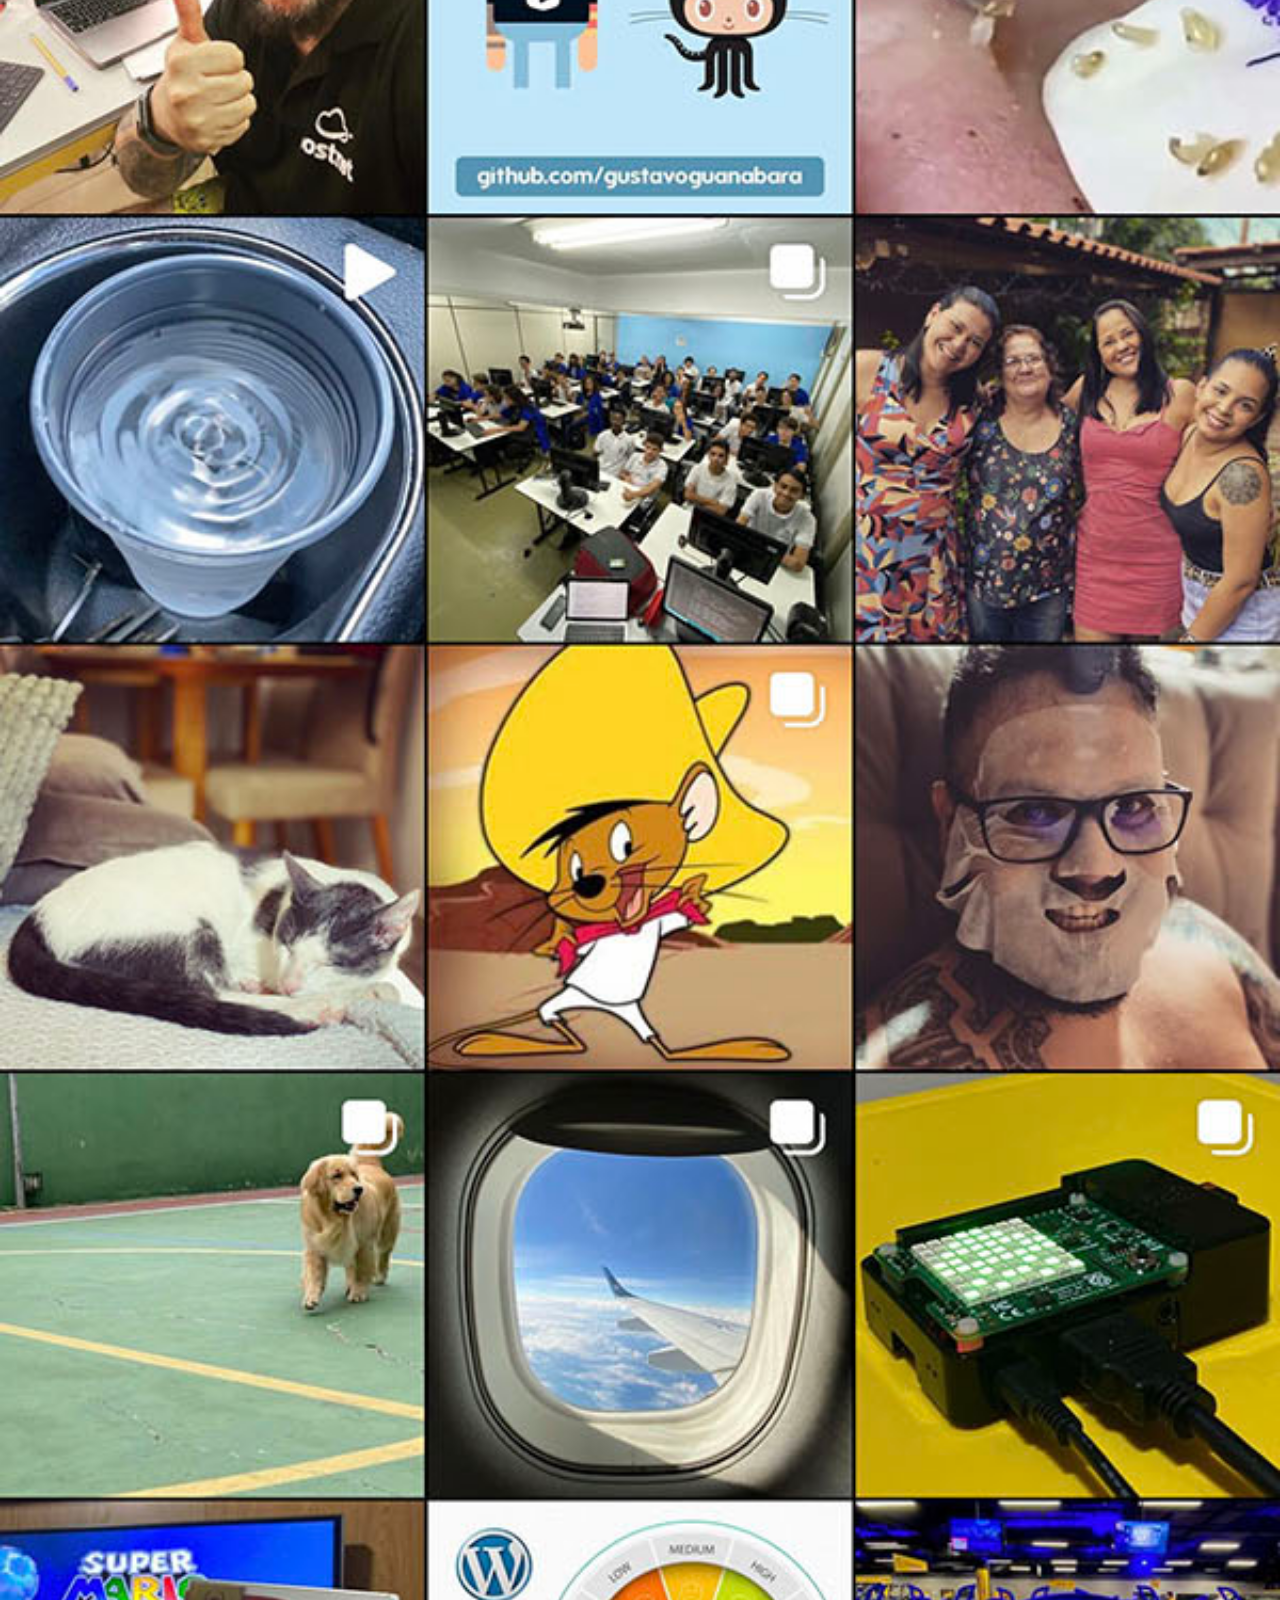
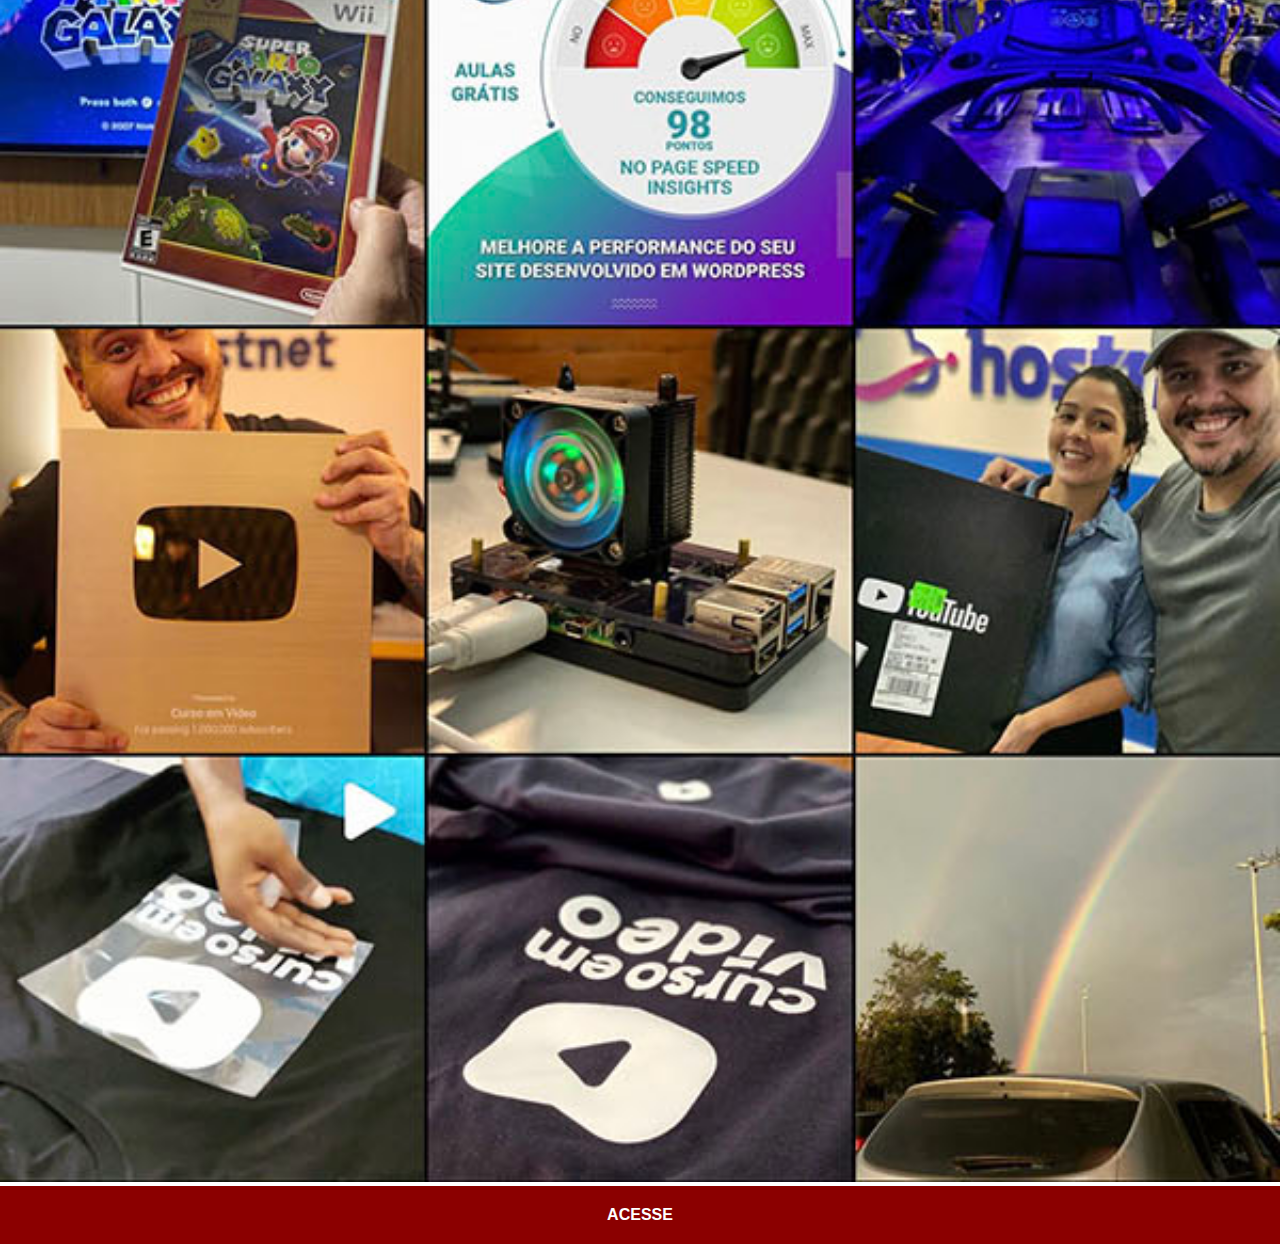
<file: instagram.html>
<!DOCTYPE html>
<html lang="pt-br">
<head>
    <meta charset="UTF-8">
    <meta name="viewport" content="width=device-width, initial-scale=1.0">
    <title>Instagram</title>
    <link rel="stylesheet" href="estilos/social.css">
</head>
<body>
    <img src="imagens/tela-instagram.jpg" alt="Instagram">
    <a href="https://www.instagram.com/gustavoguanabara?utm_source=ig_web_button_share_sheet&igsh=ZDNlZDc0MzIxNw==" 
    target="_blank">ACESSE</a>
</body>
</html>
</file>
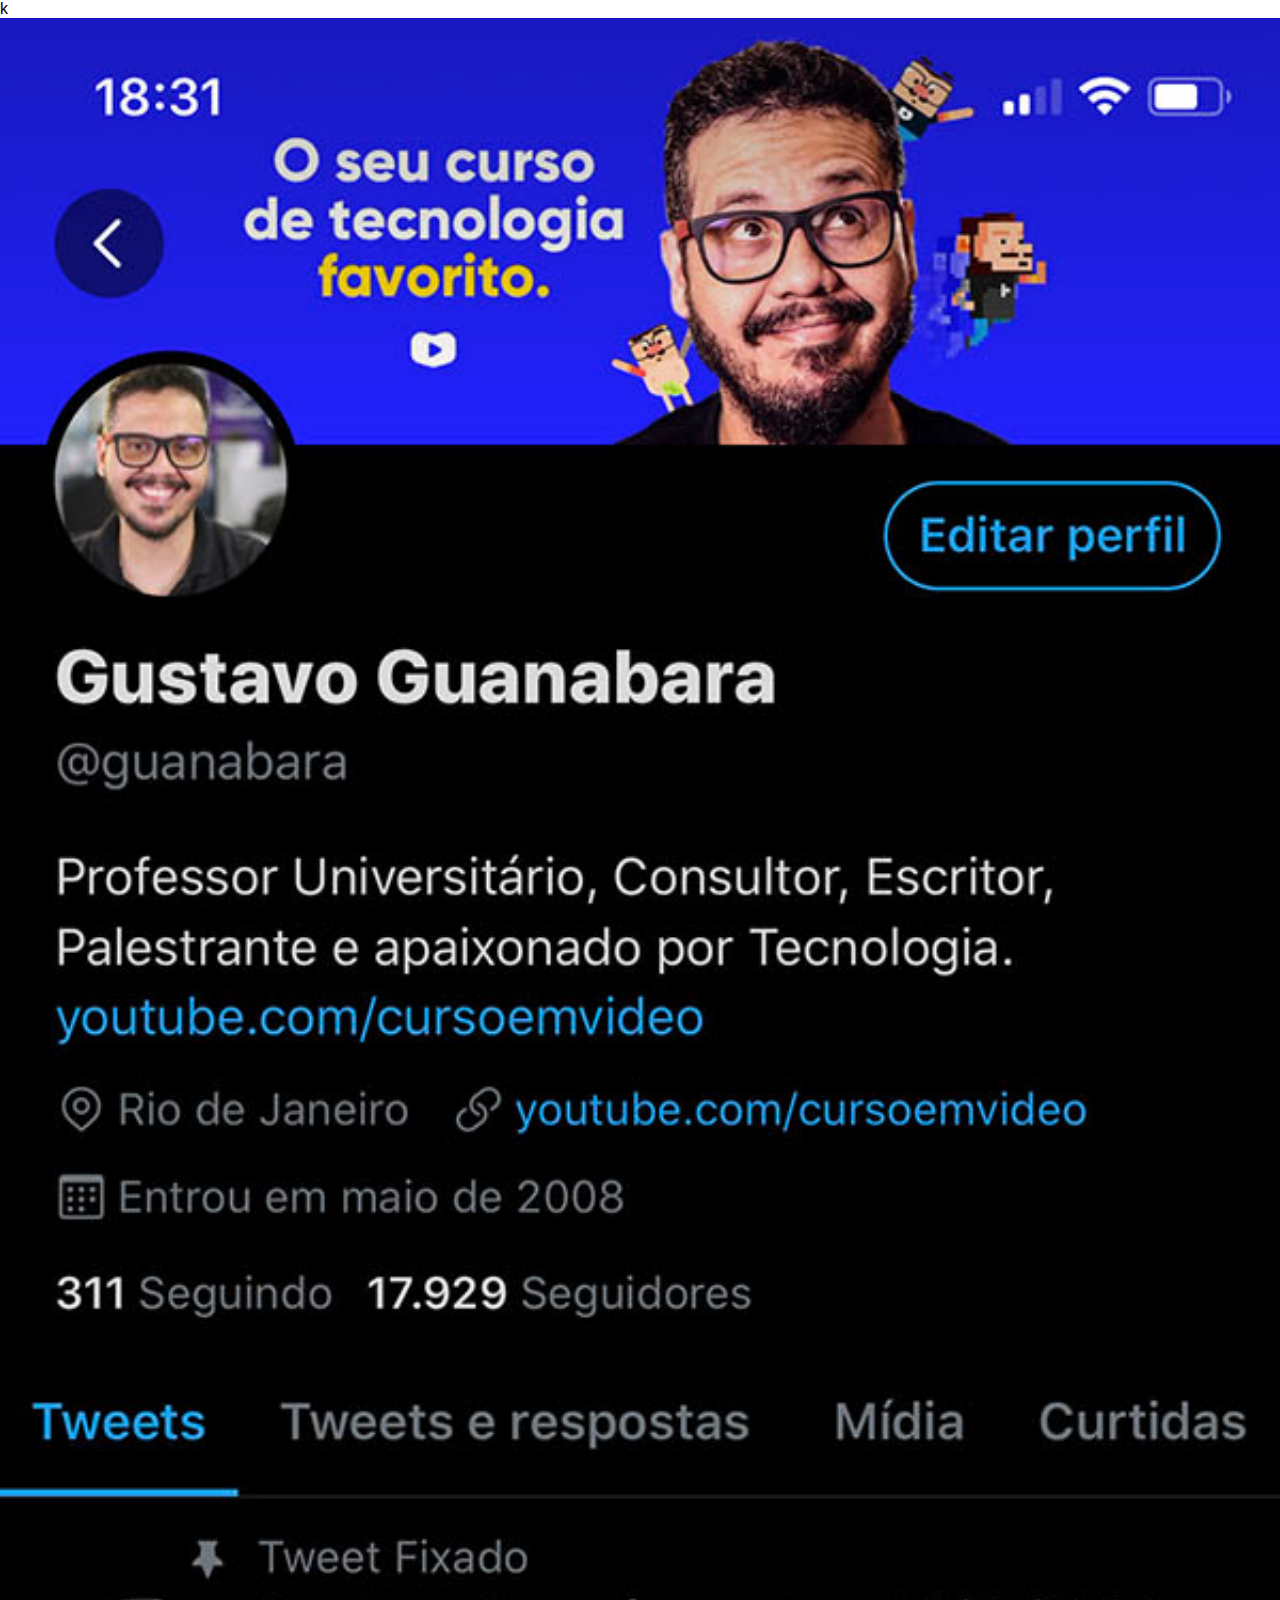
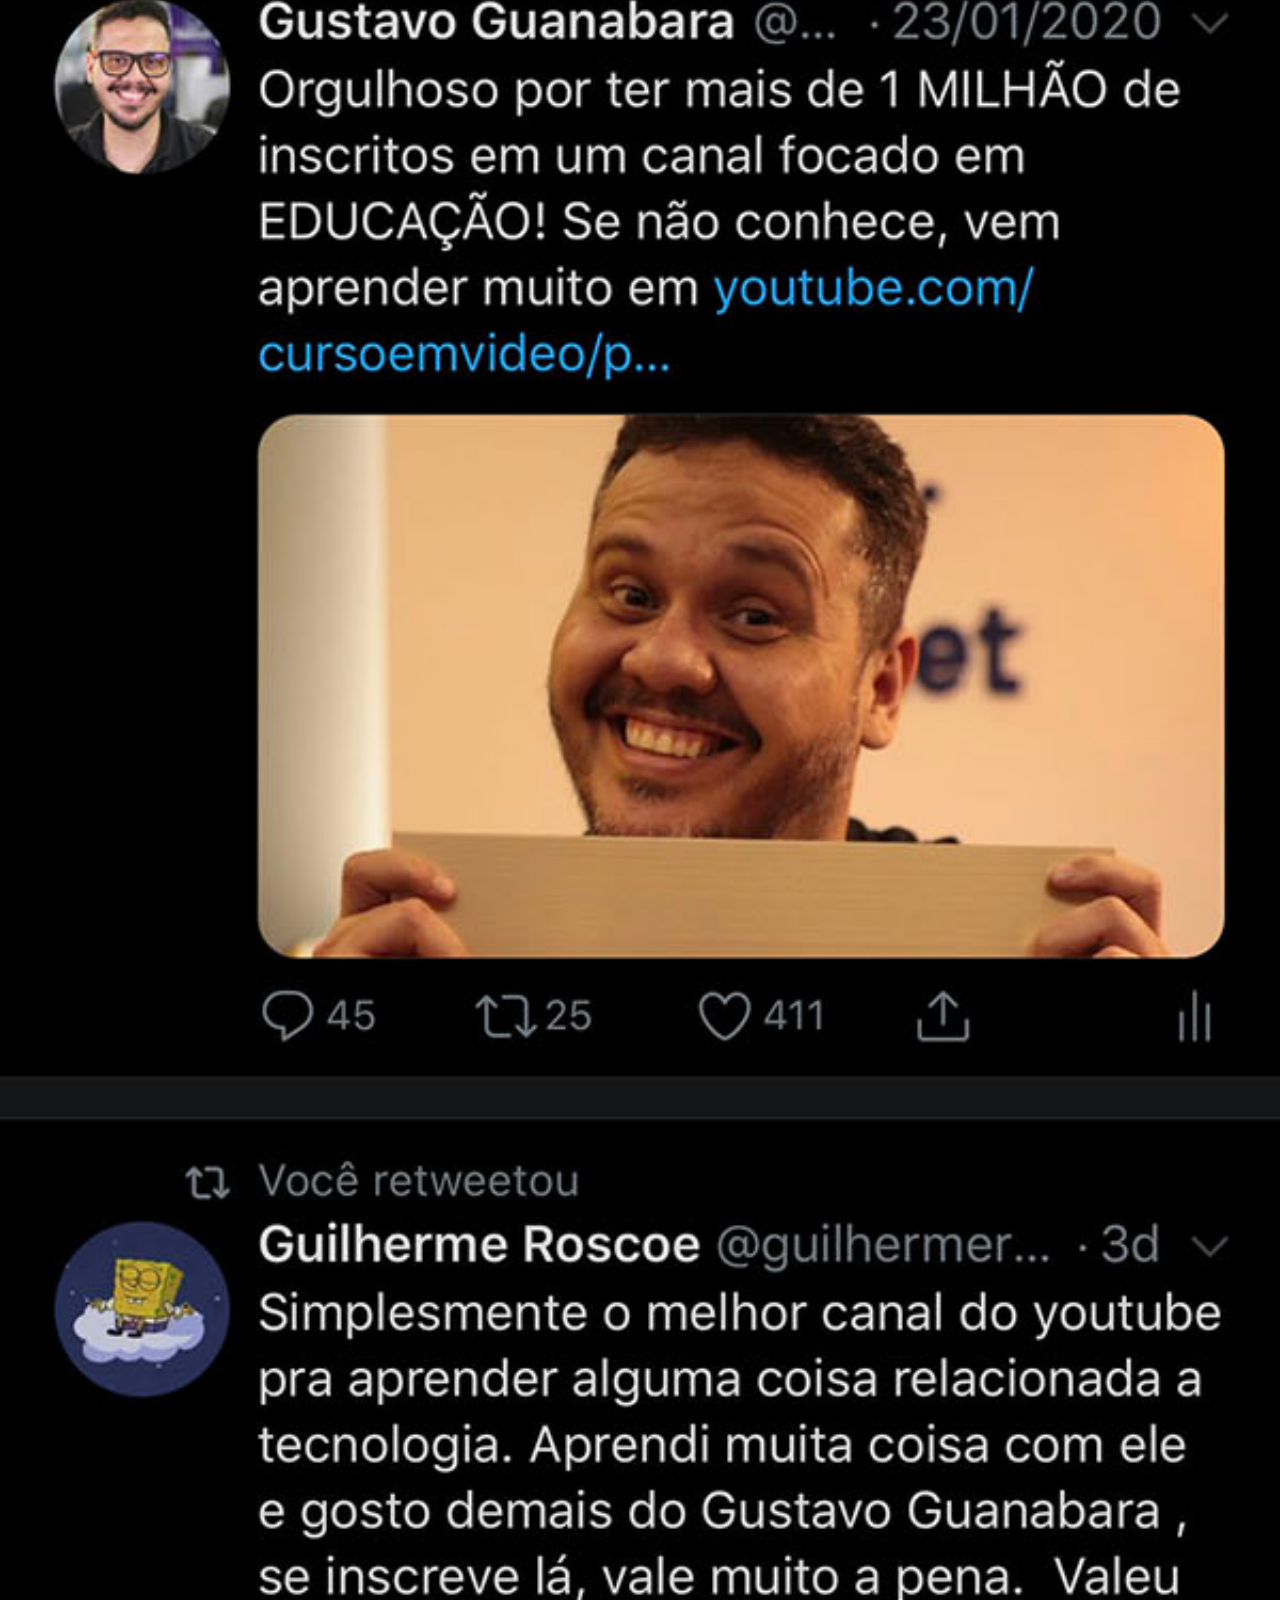
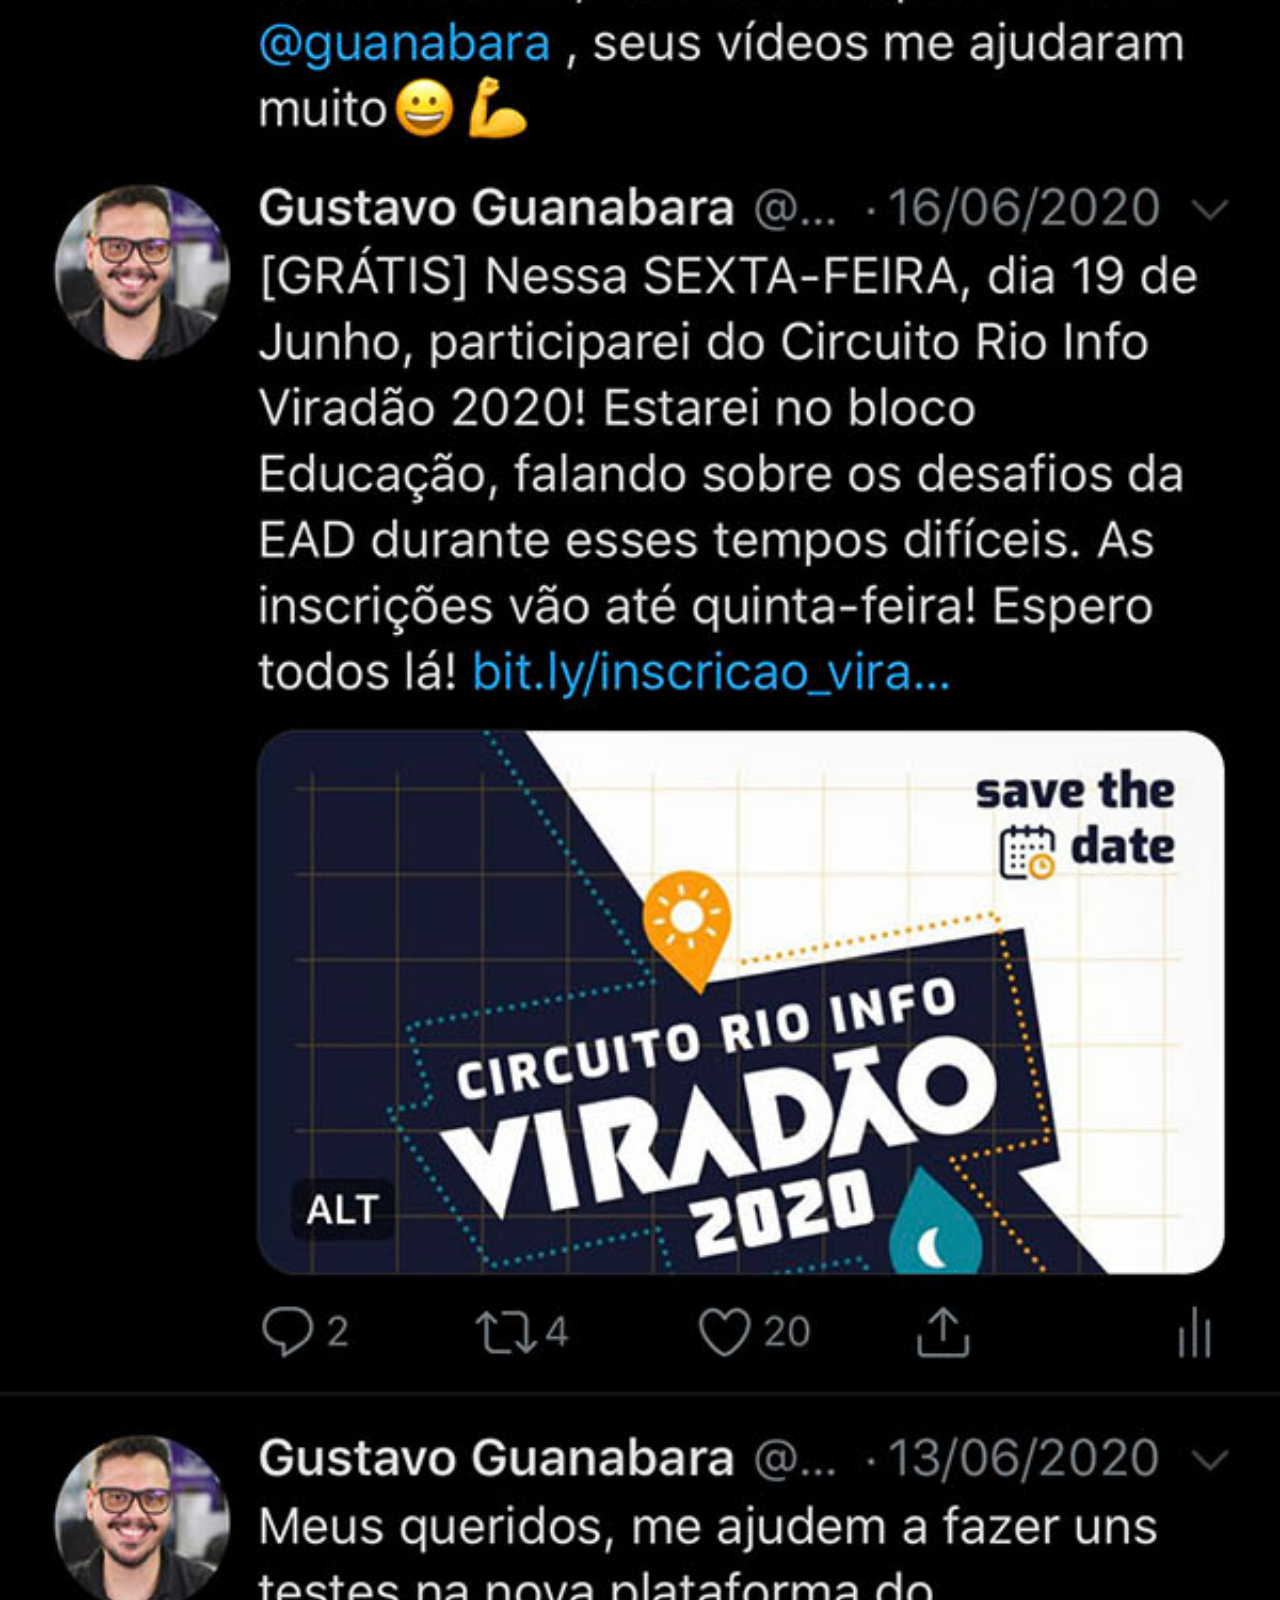
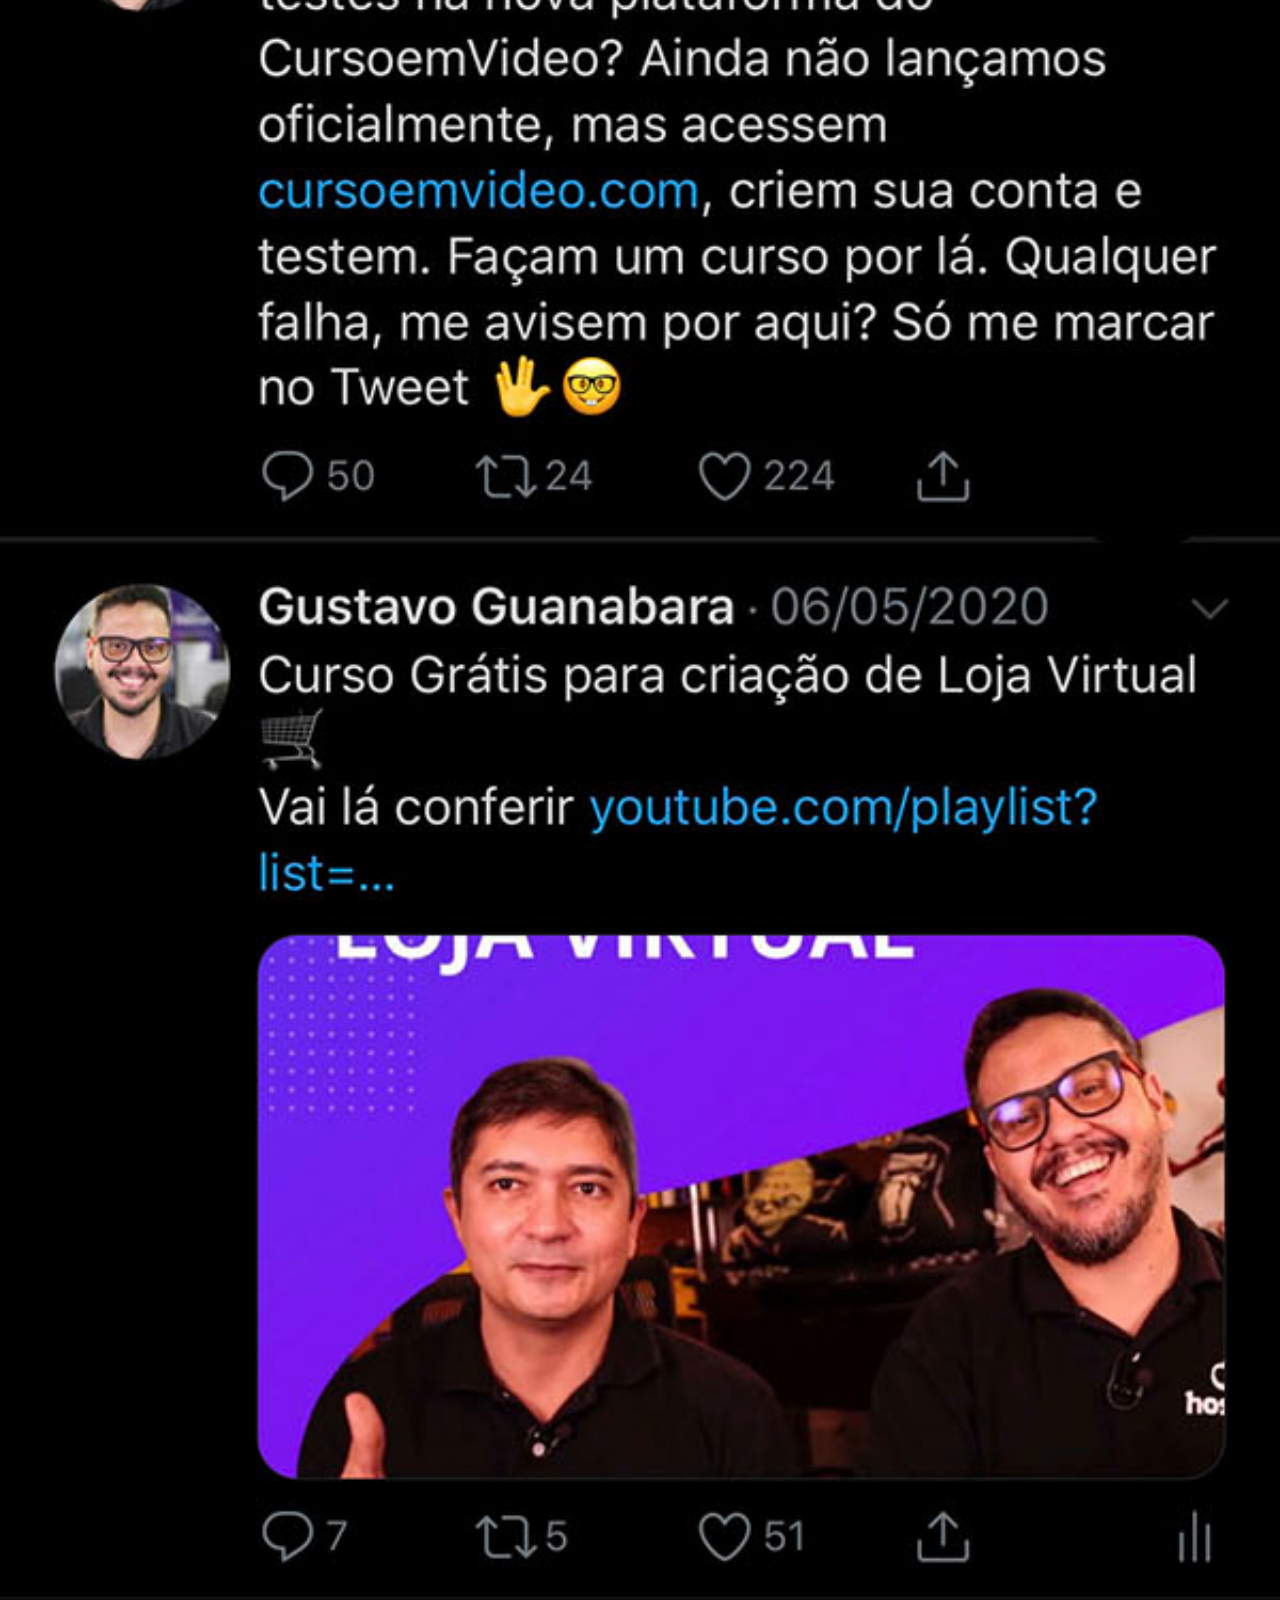
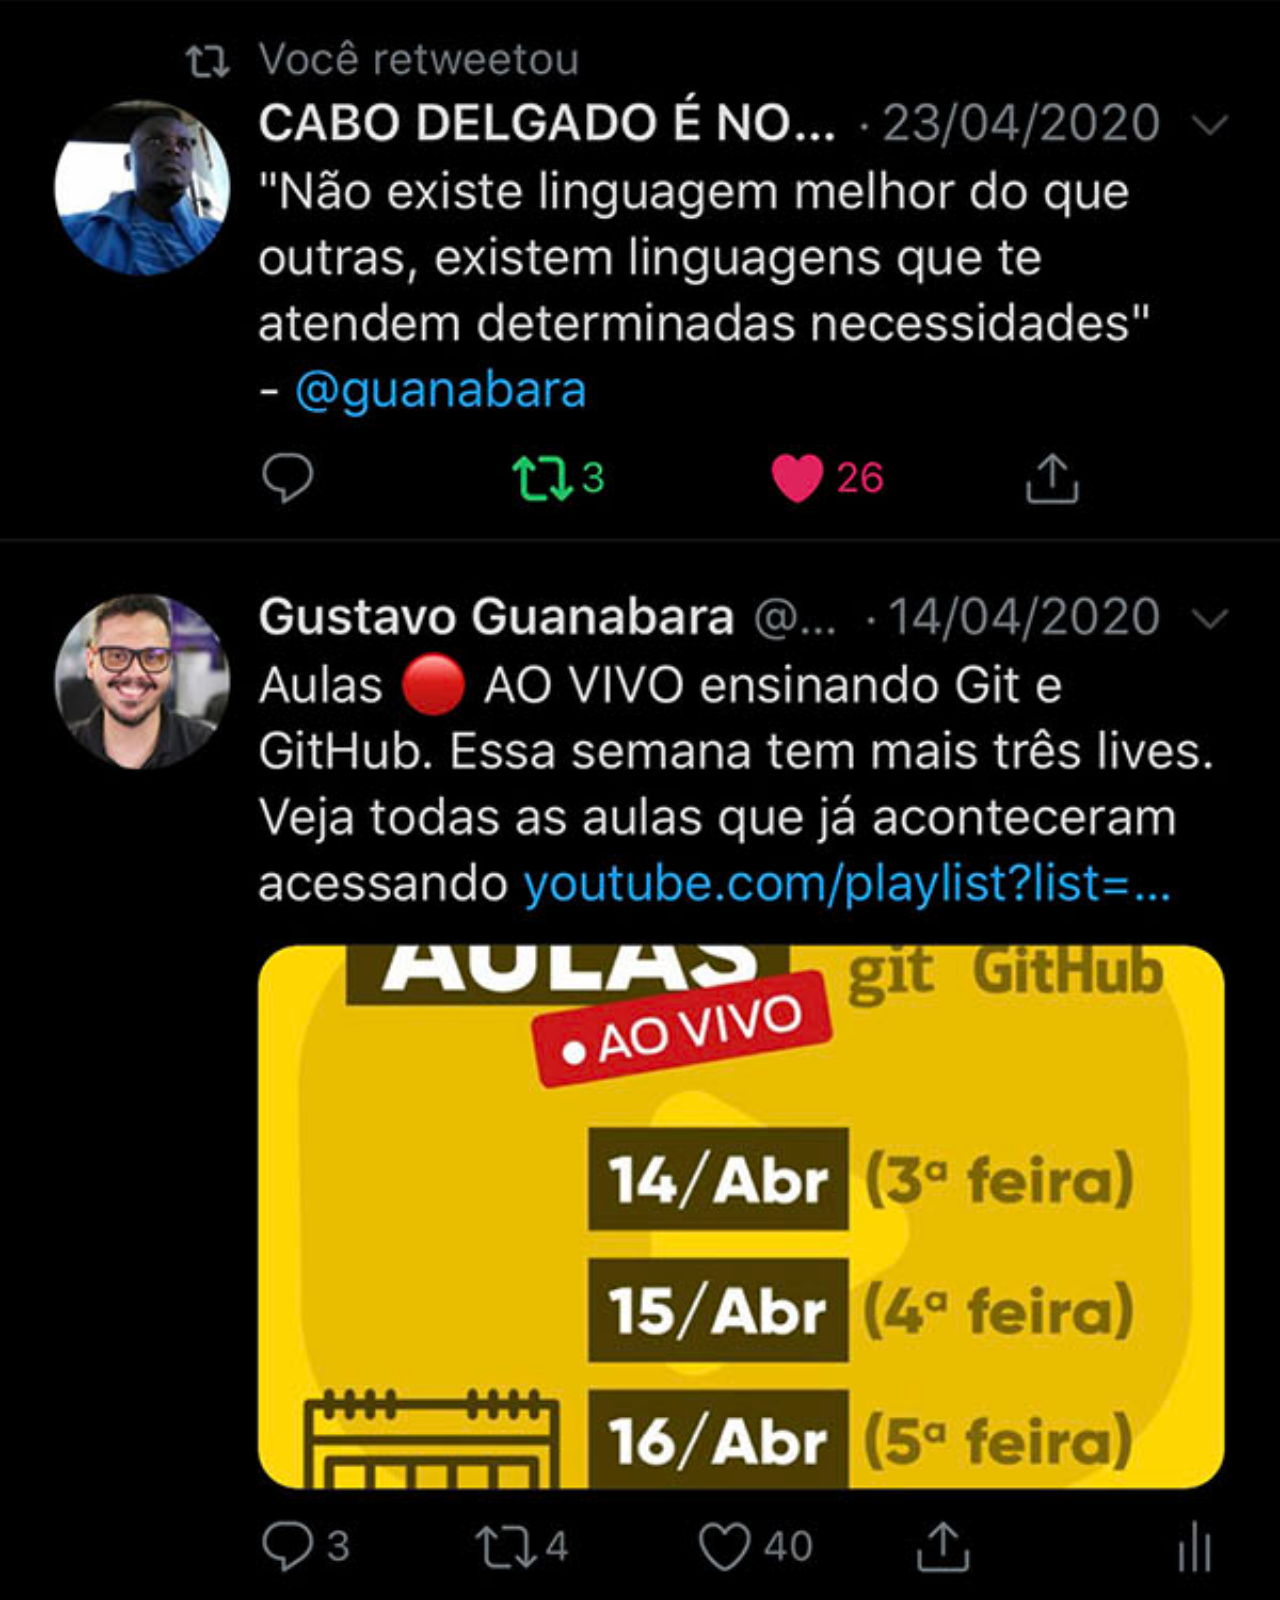
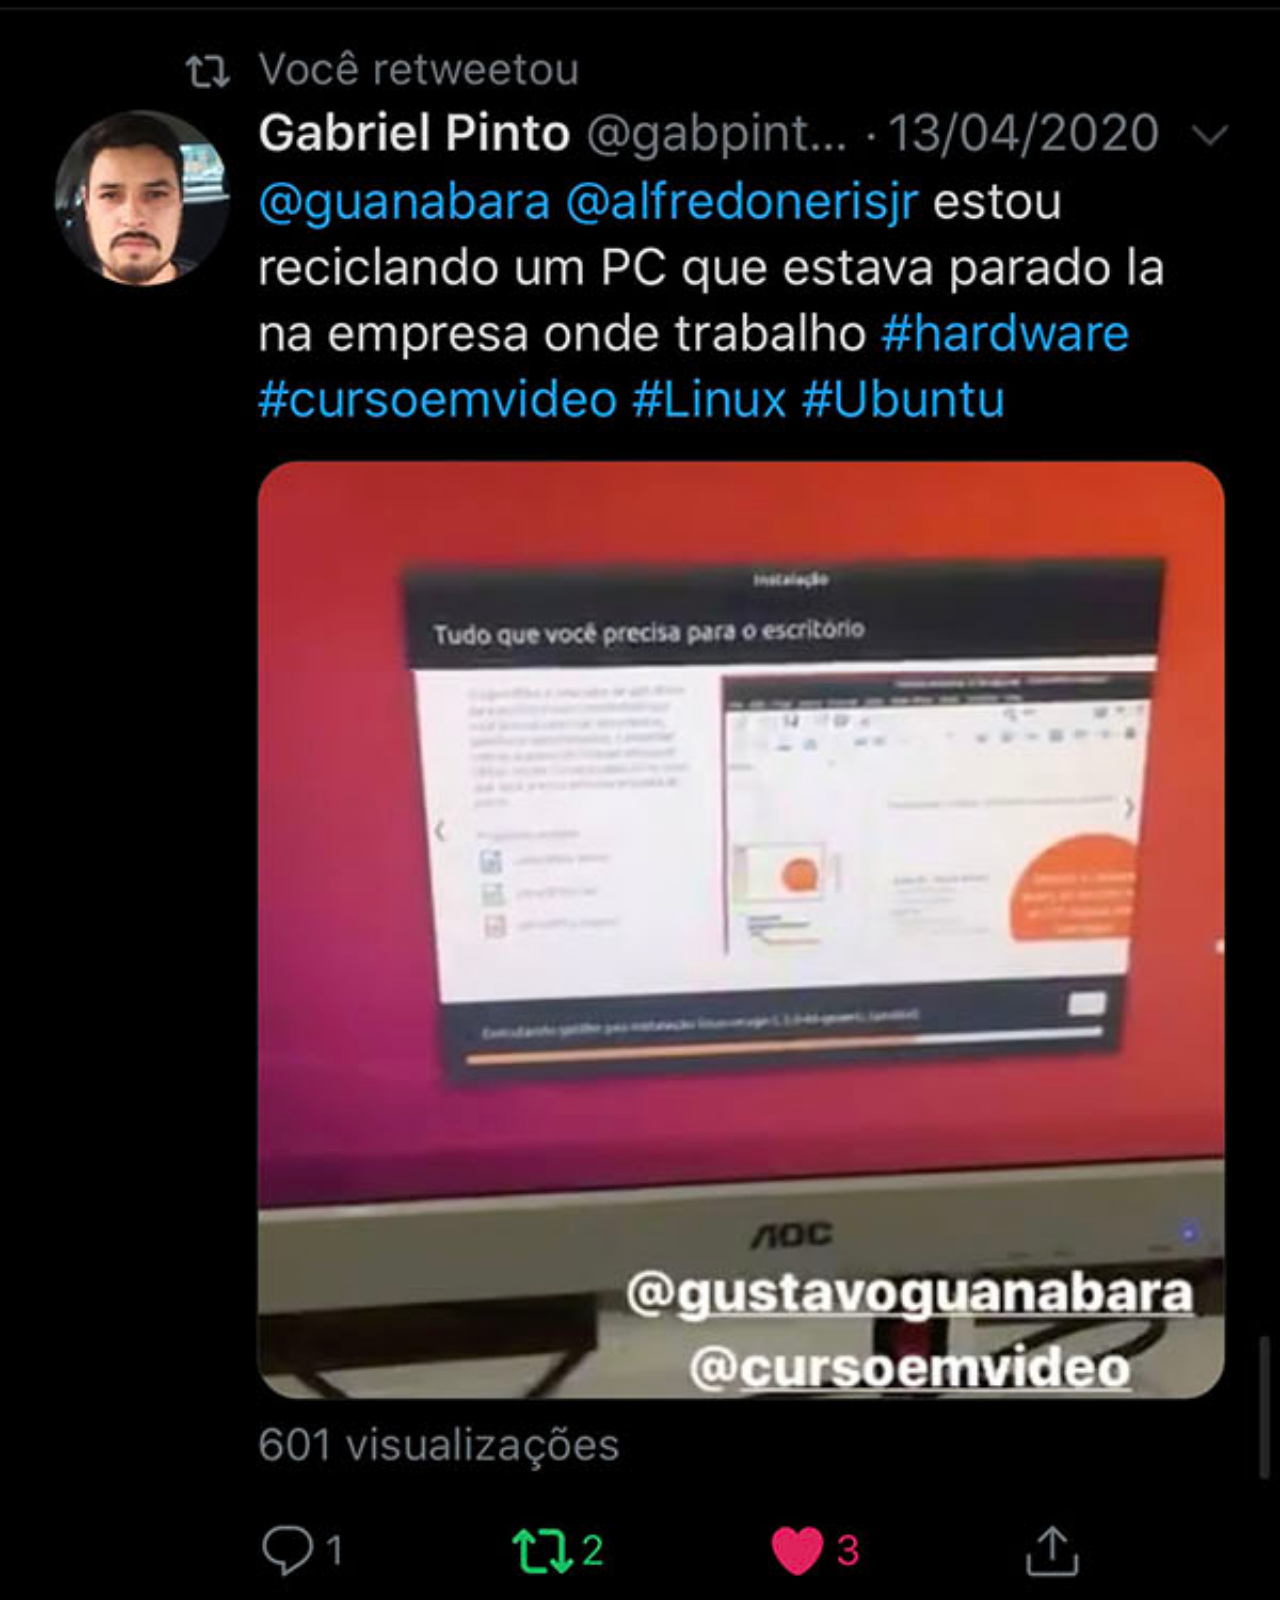
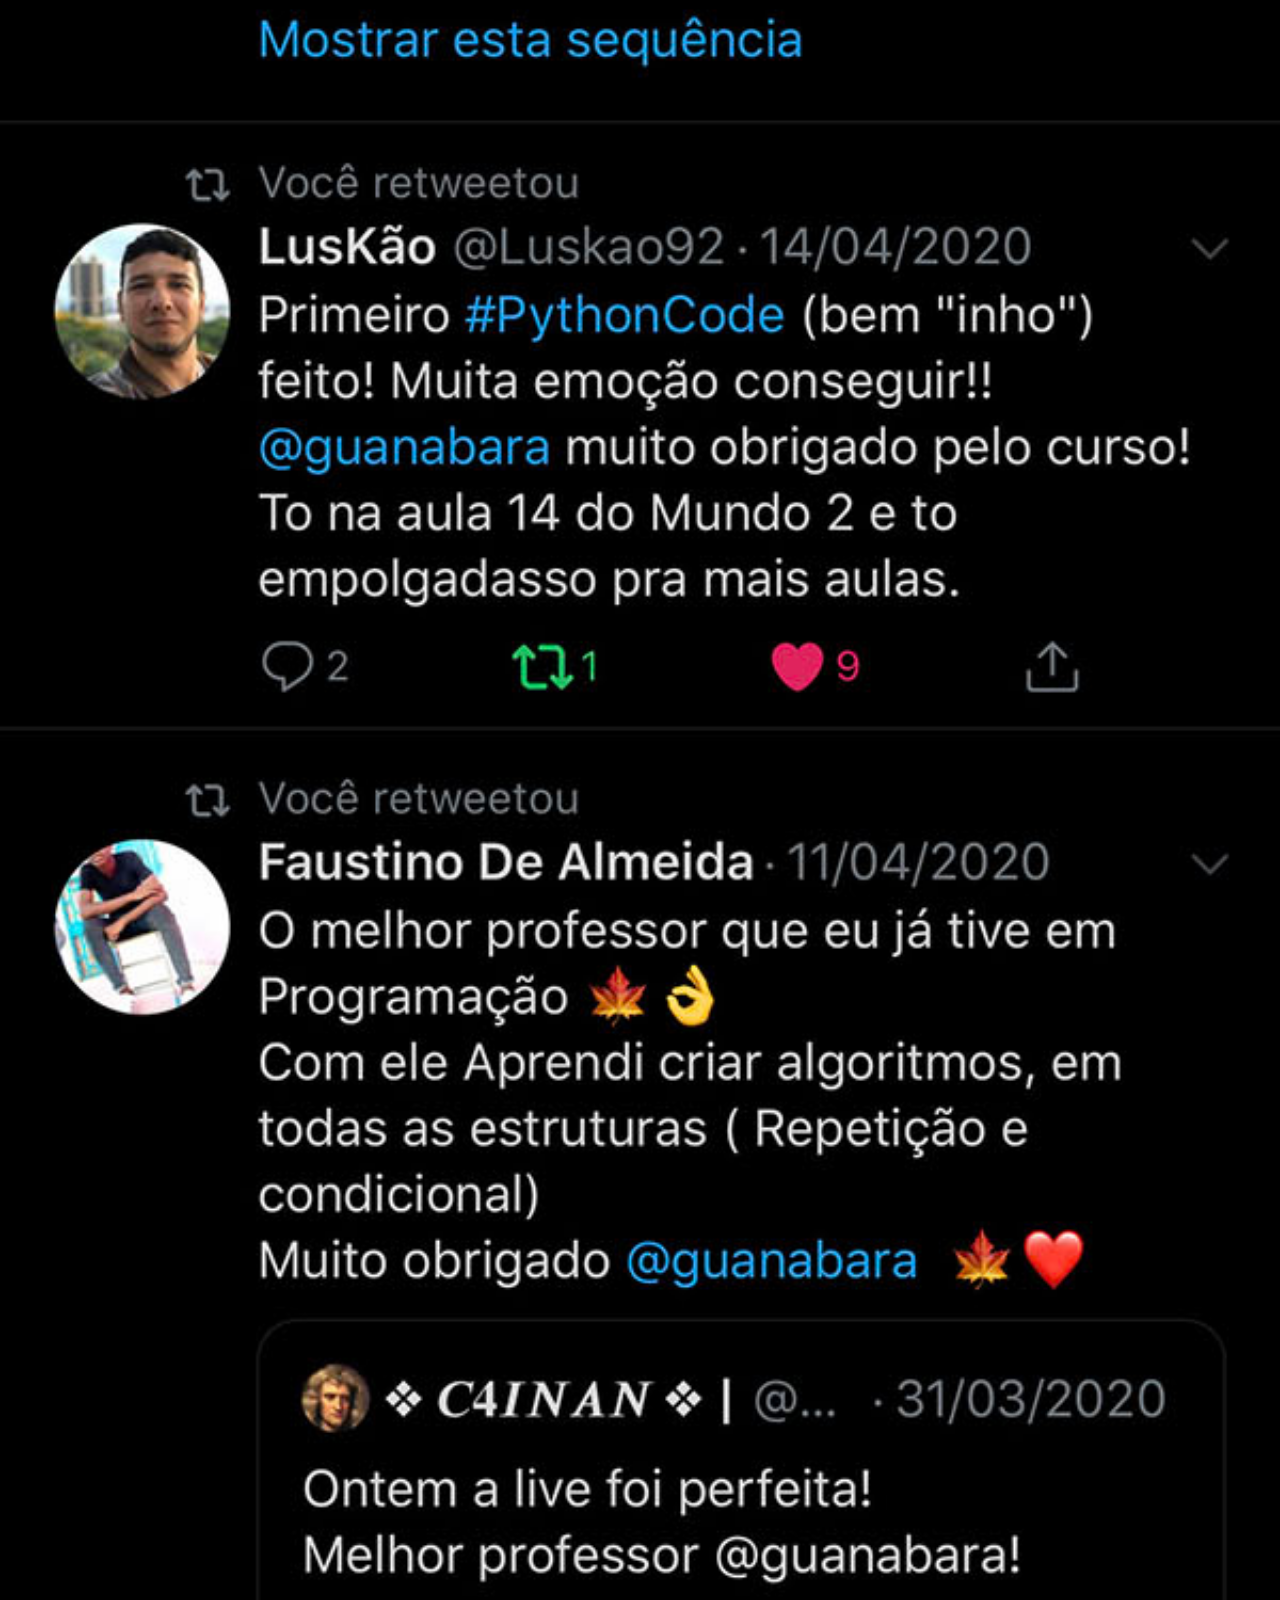
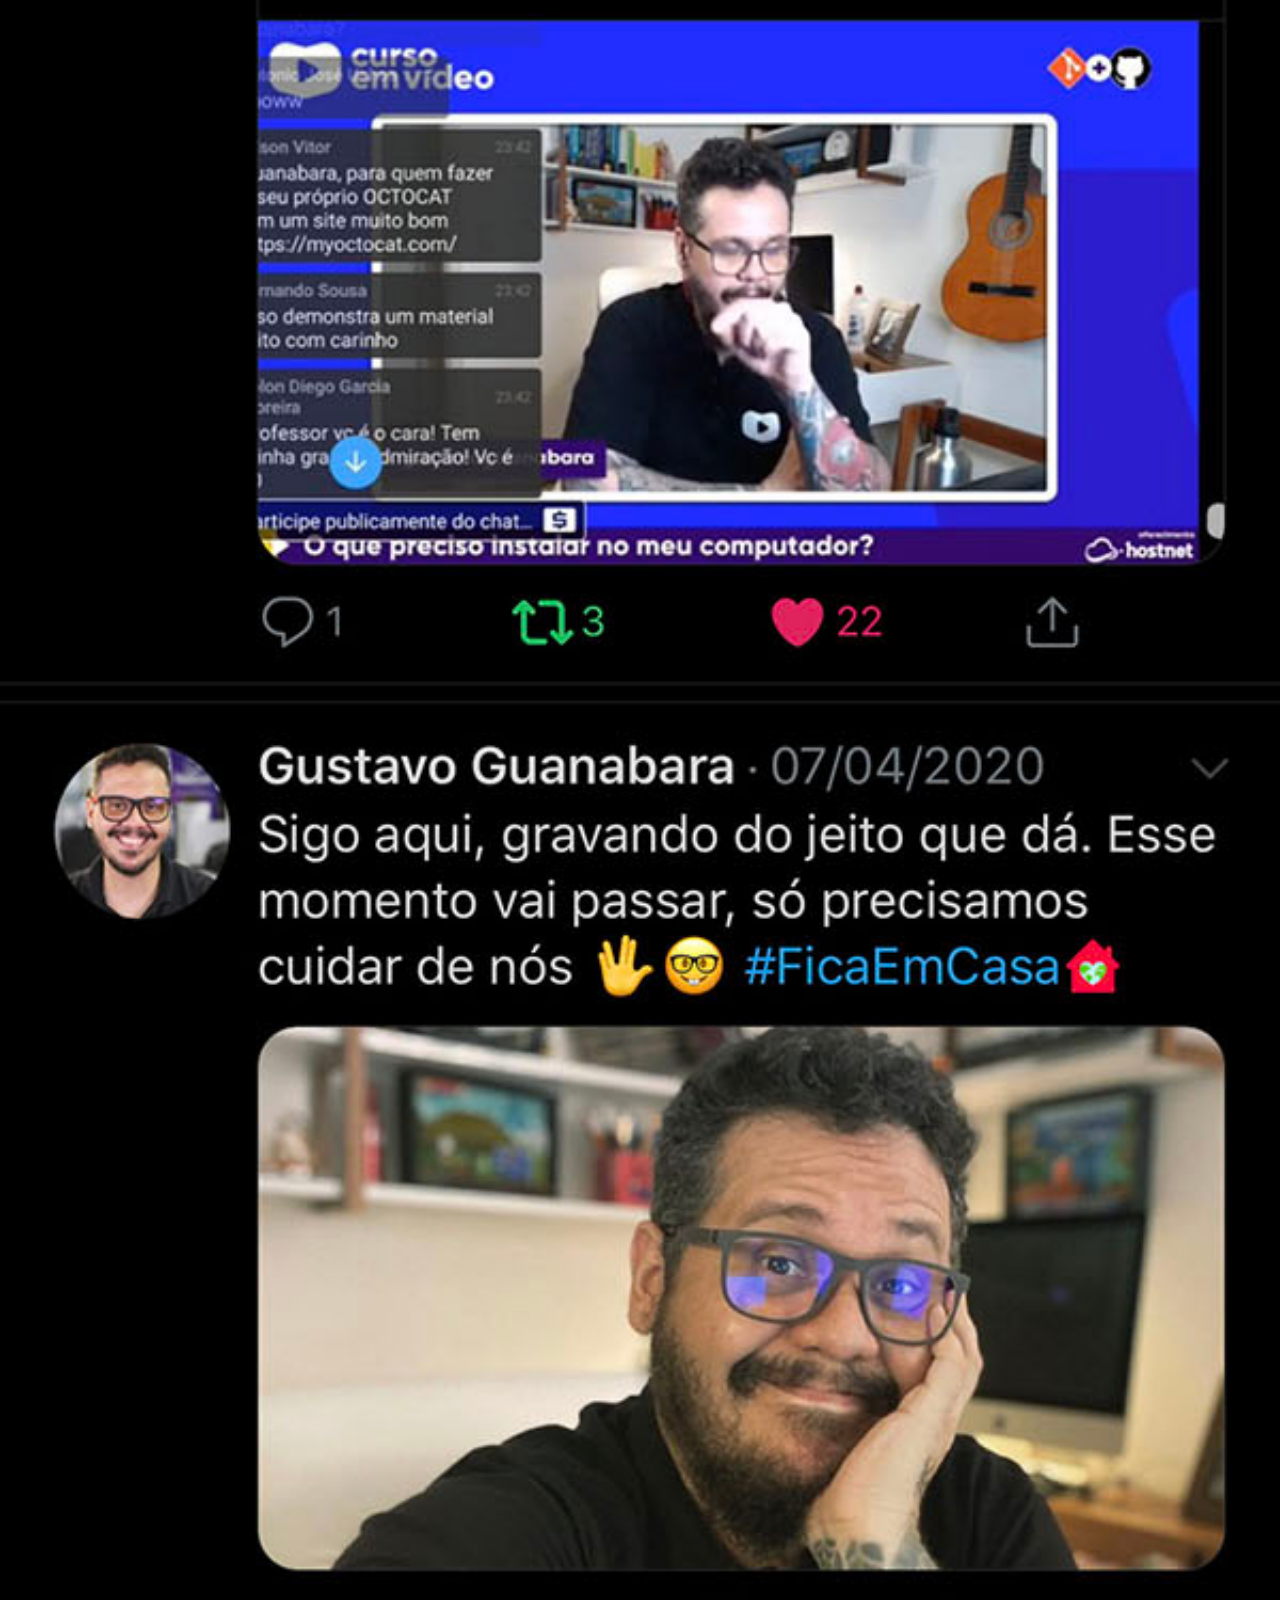
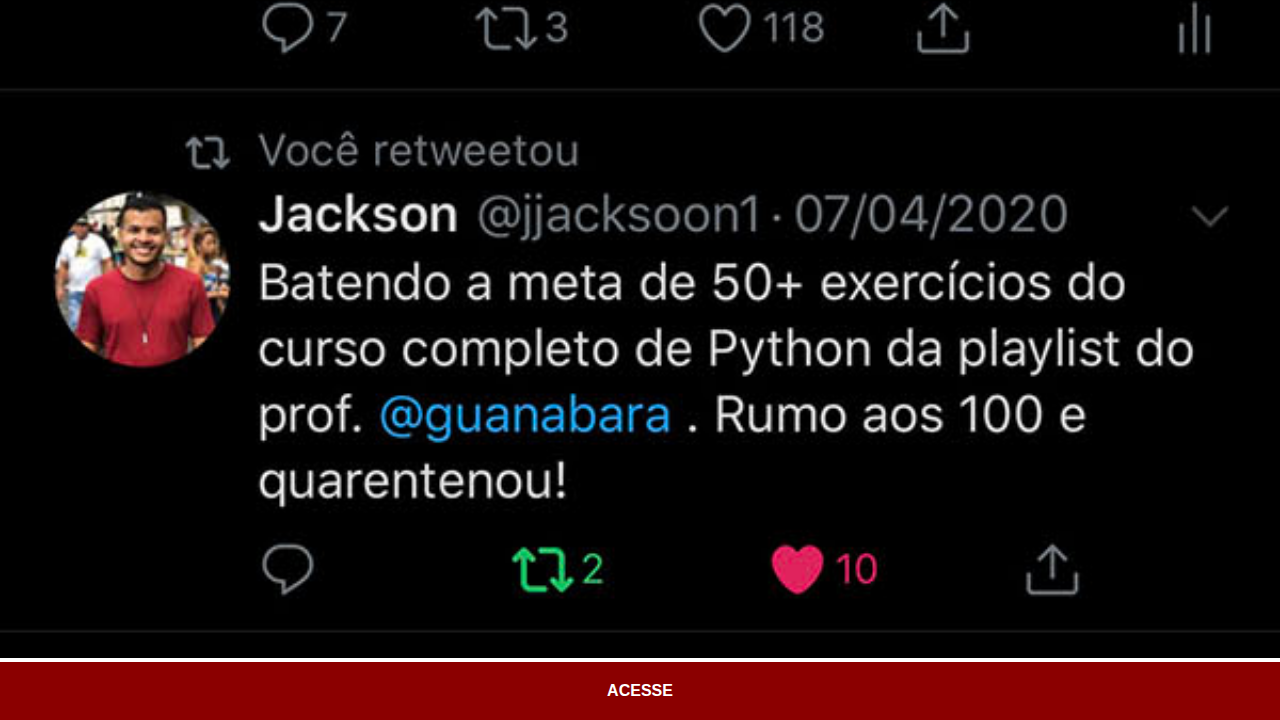
<file: twitter.html>
<!DOCTYPE html>
<html lang="pt-br">
<head>
    <meta charset="UTF-8">
    <meta name="viewport" content="width=device-width, initial-scale=1.0">
    <title>TWITTER</title>
    <link rel="stylesheet" href="estilos/social.css">k
</head>
<body>
    <img src="imagens/tela-twitter.jpg" alt="Twitter">
    <a href="https://x.com/guanabara" target="_blank">ACESSE</a>
</body>
</html>
</file>
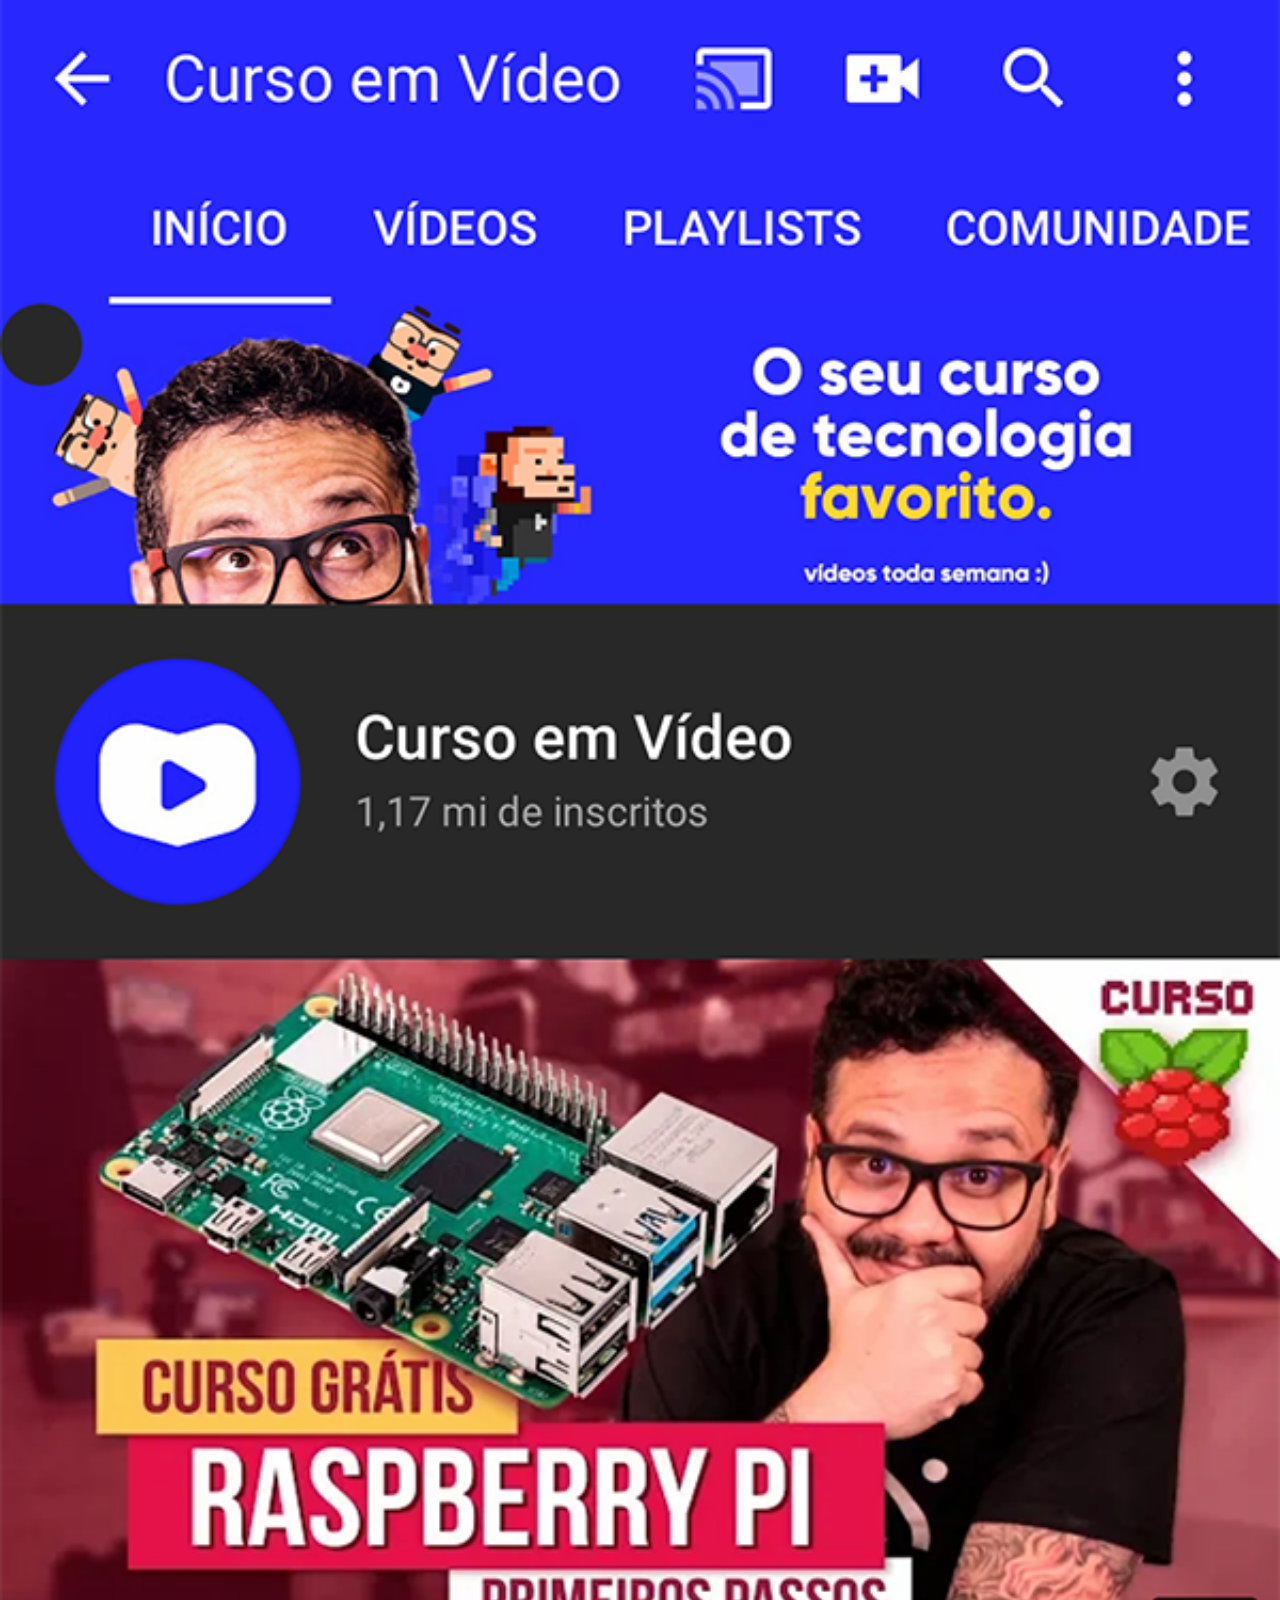
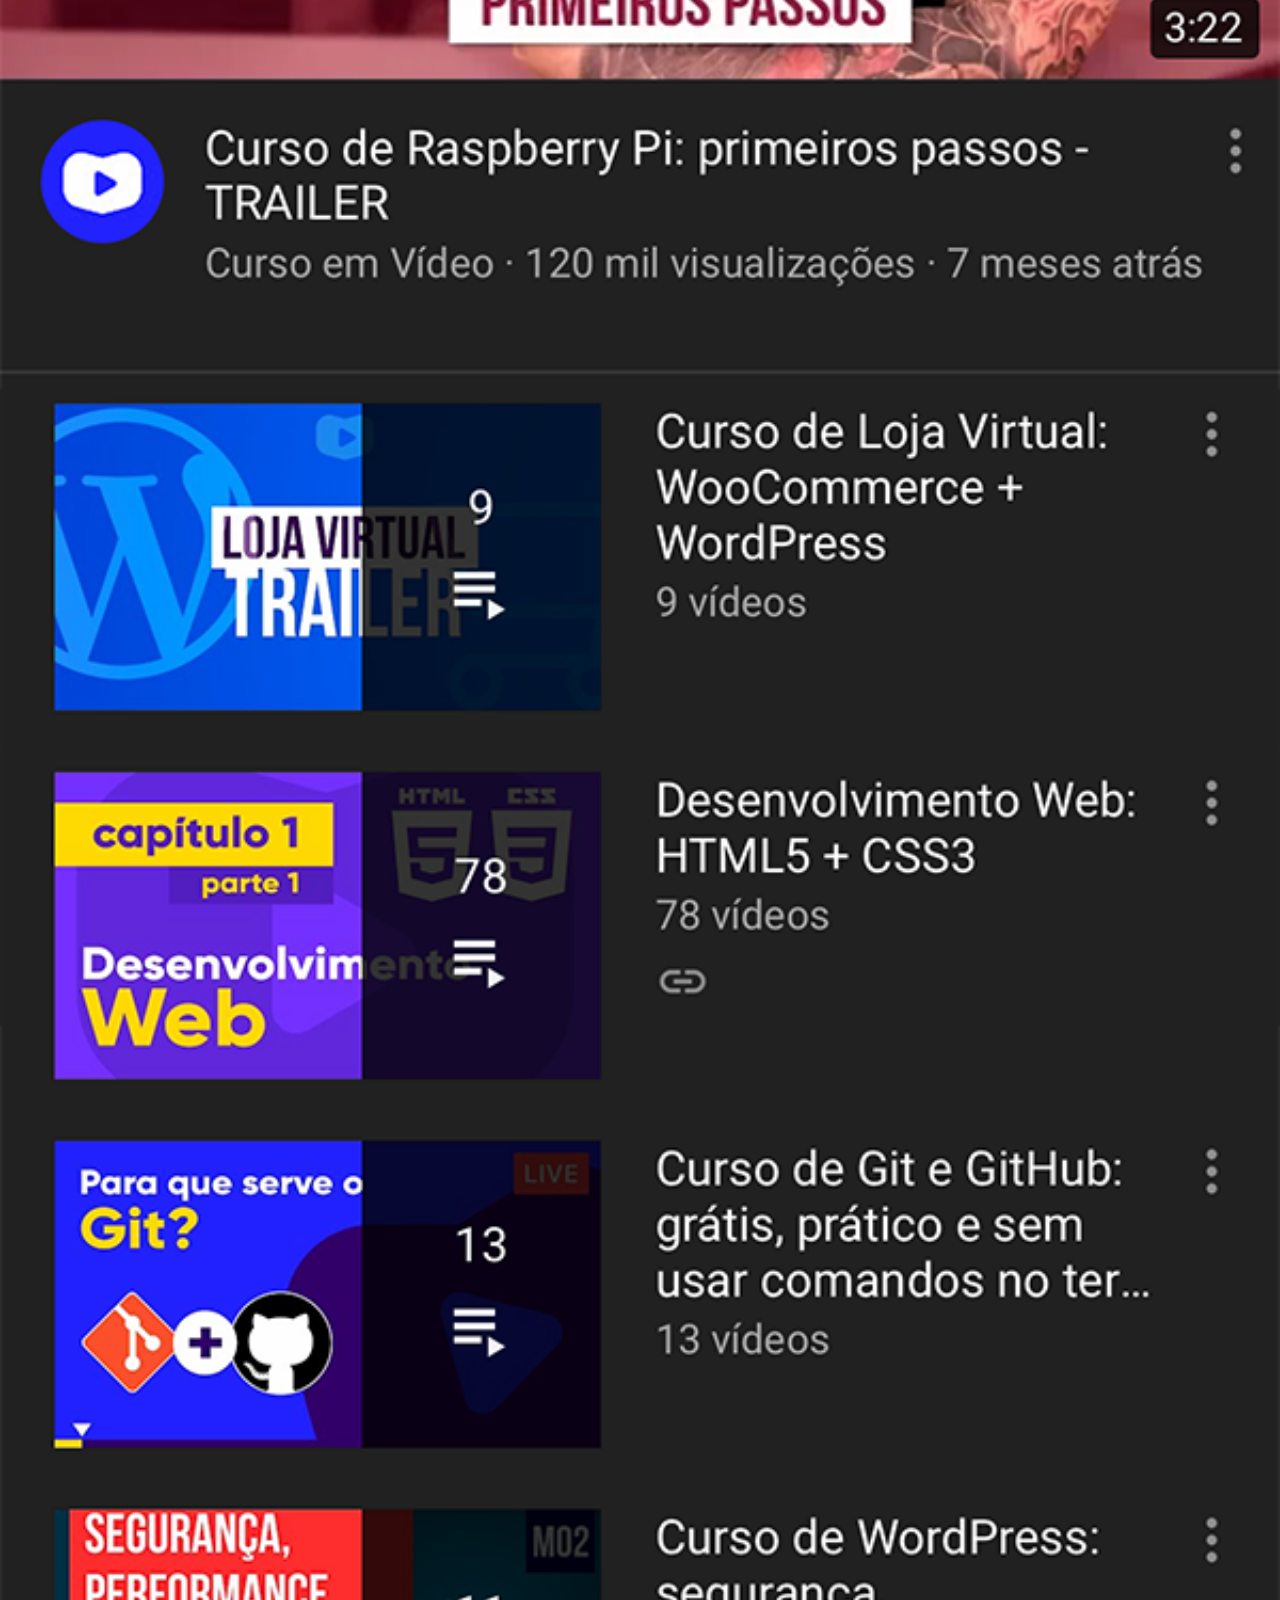
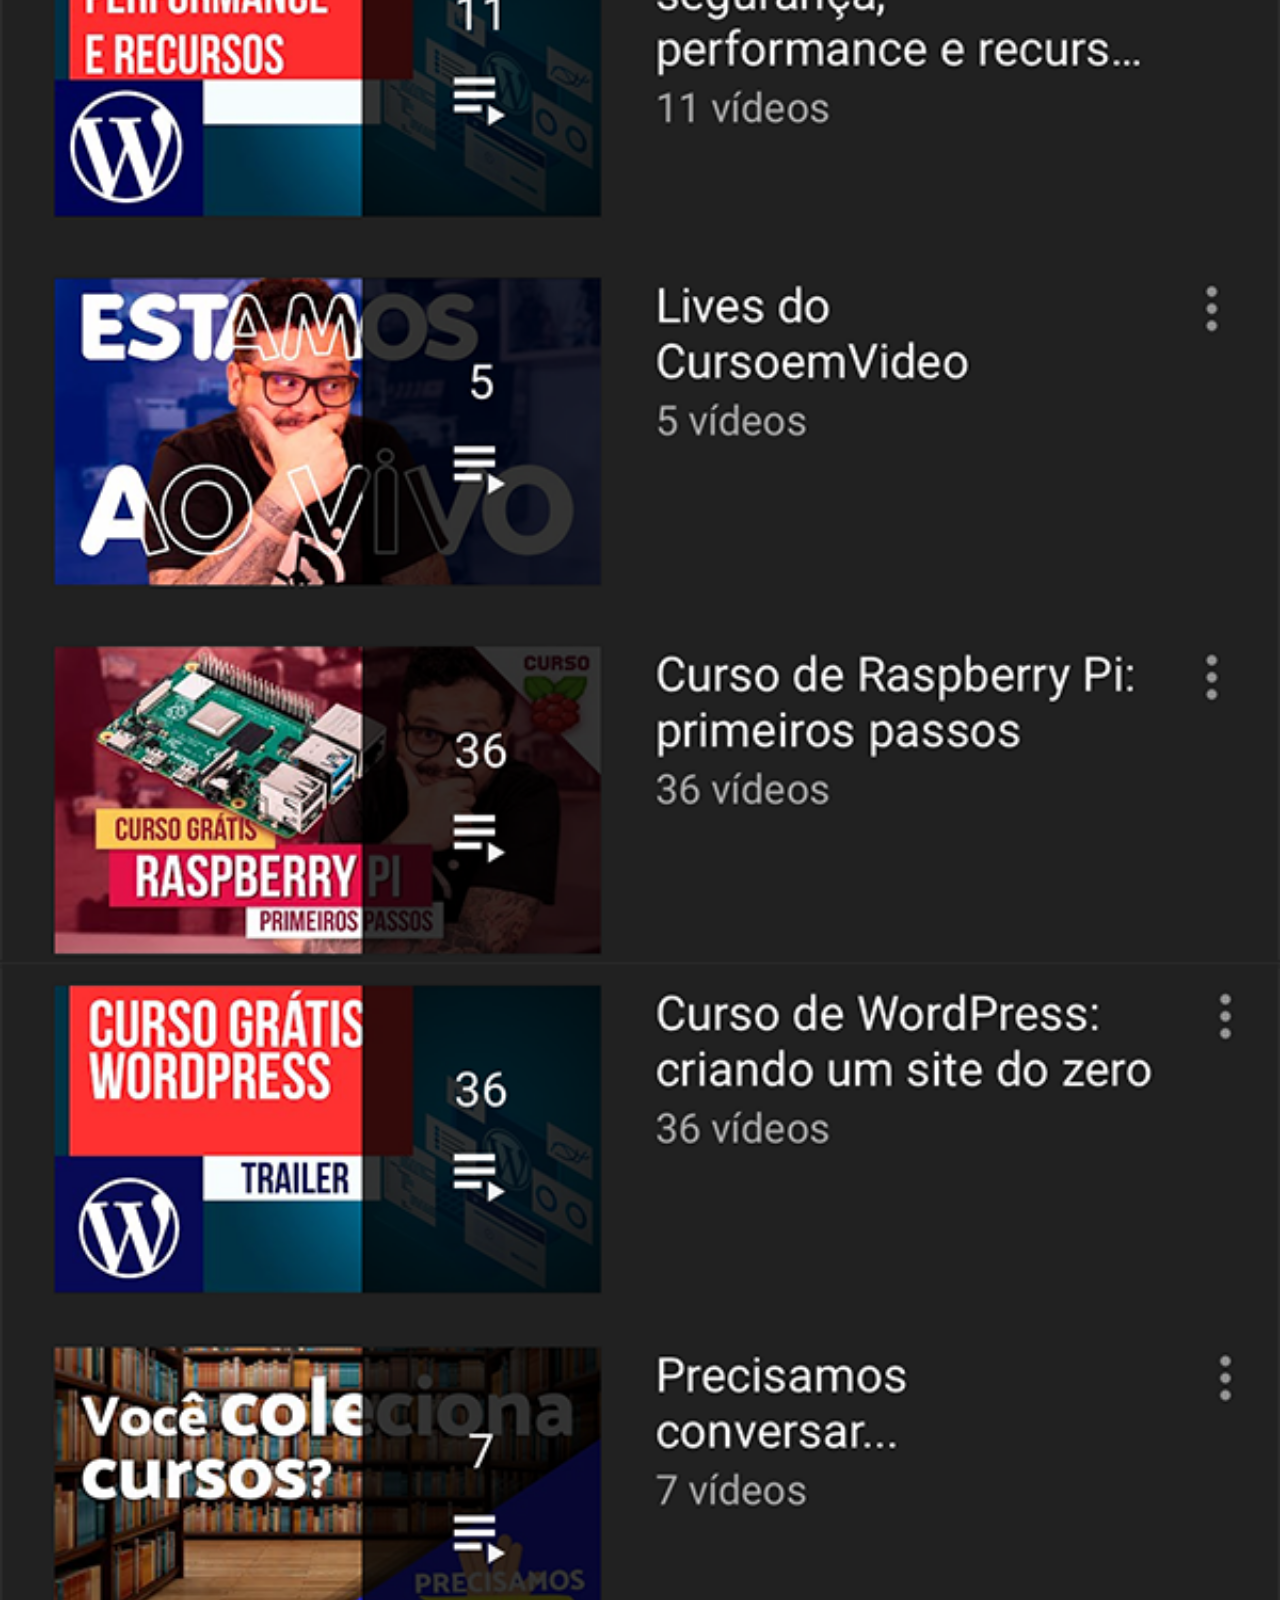
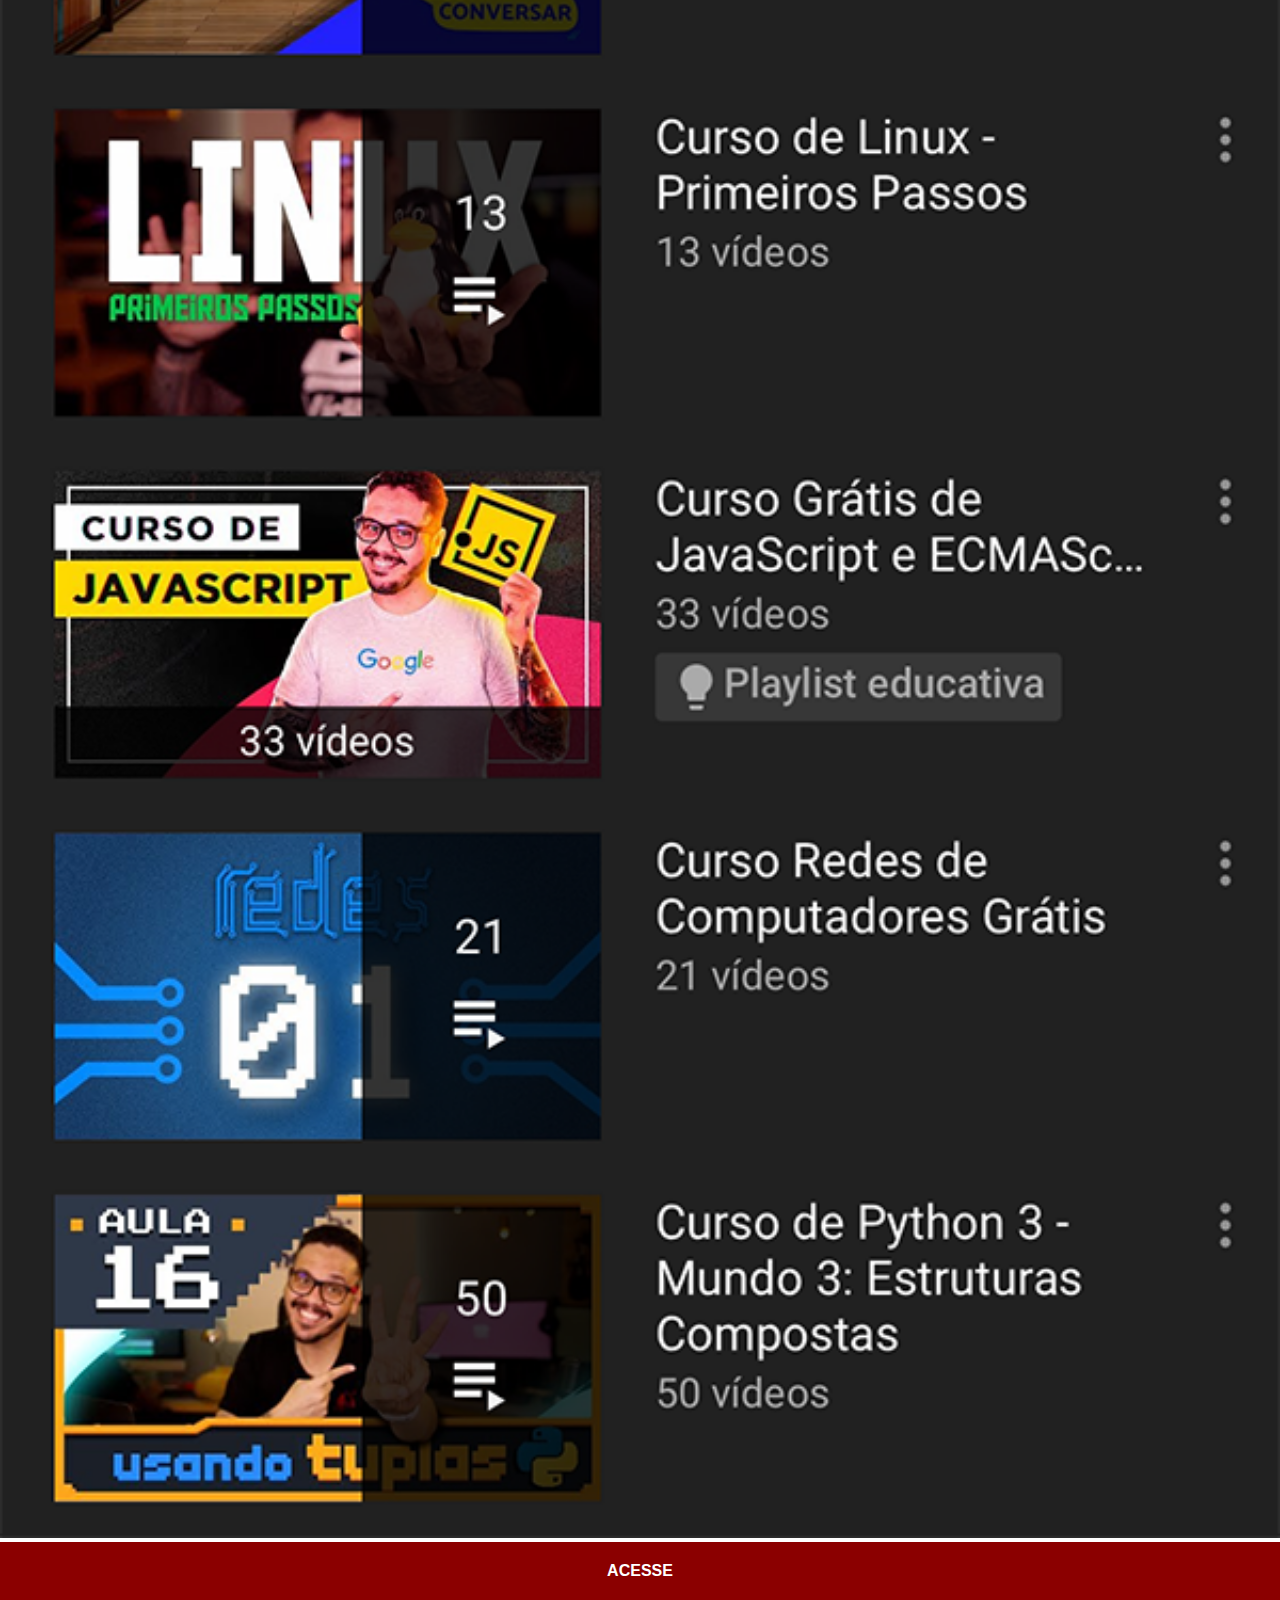
<file: youtube.html>
<!DOCTYPE html>
<html lang="pt-br">
<head>
    <meta charset="UTF-8">
    <meta name="viewport" content="width=device-width, initial-scale=1.0">
    <title>Youtube</title>
    <link rel="stylesheet" href="estilos/social.css">
</head>
<body>
    <img src="imagens/tela-youtube.png" alt="youtube">
    <a href="https://www.youtube.com/c/CursoemV%C3%ADdeo/playlists"
    target="_blank">ACESSE</a>
</body>
</html>
</file>
<file: estilos/style.css>
@charset "UTF-8";

* {
    margin: 0px;
    padding: 0px;
    font-family: Arial, Helvetica, sans-serif;
}

html, body {
    height: 100vh;
    width: 100vw;
    background-color: black;
}

body {
    background: url(../imagens/fundo-madeira.jpg) no-repeat top center;
    background-size: cover;
    background-attachment: fixed;

}

main {
    height: 100vh;
    position: relative;
}

section#telefone {
    position: absolute;
    top: 50%;
    left: 50%;
    transform: translate(-50%, -50%);
    height: 627px;
    width: 311px;
    background: url(../imagens/frame-iphone.png) no-repeat;
}

iframe#tela {
    position: relative;
    top: 80px;
    left: 22px;
    width: 267px;
    height: 471px;
}

section#redes-sociais {
    text-align: right;
}

section#redes-sociais img {
    width: 50px;
    margin: 10px;
    border-radius: 50%;
    box-shadow: 2px 2px 5px rgba(0, 0, 0, 0.4);
    box-sizing: border-box;
}

section#redes-sociais img:hover {
    border: 2px solid rgba(255, 255, 255, 0.314);
    transform: translate(-3px, -3px);
    box-shadow: 5px 5px 10px rgba(0, 0, 0, 0.608);
    transition: transform .5s;
}
</file>
<file: estilos/social.css>
@charset "UTF-8";

* {
    padding: 0px;
    margin: 0px;
    font-family: Arial, Helvetica, sans-serif;
}

::-webkit-scrollbar {
    width: 0px;
    height: 0px;
}

img {
    width: 100vw;
}

a {
    display: block;
    background-color: darkred;
    color: white;
    padding: 20px;
    text-align: center;
    font-weight: bolder;
    text-decoration: none;
}

a:hover {
    background-color: red;
}
</file>
